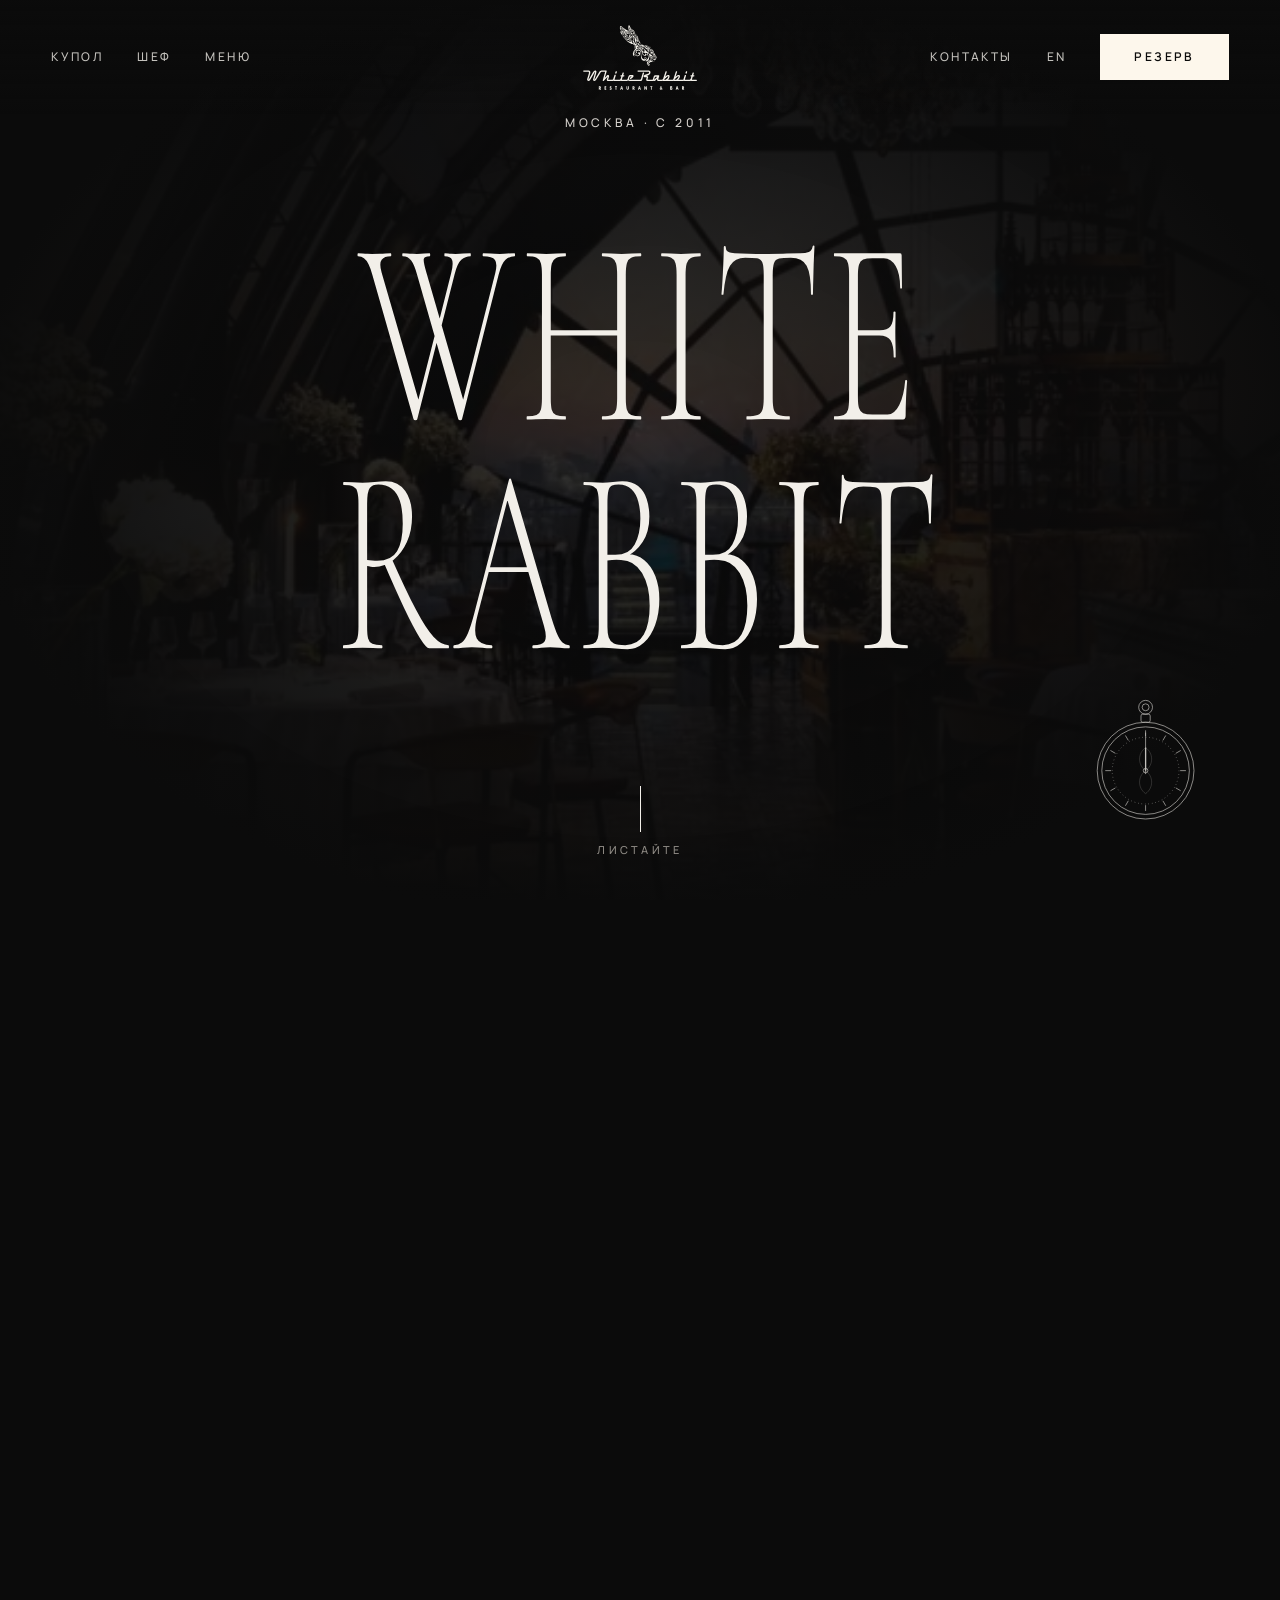
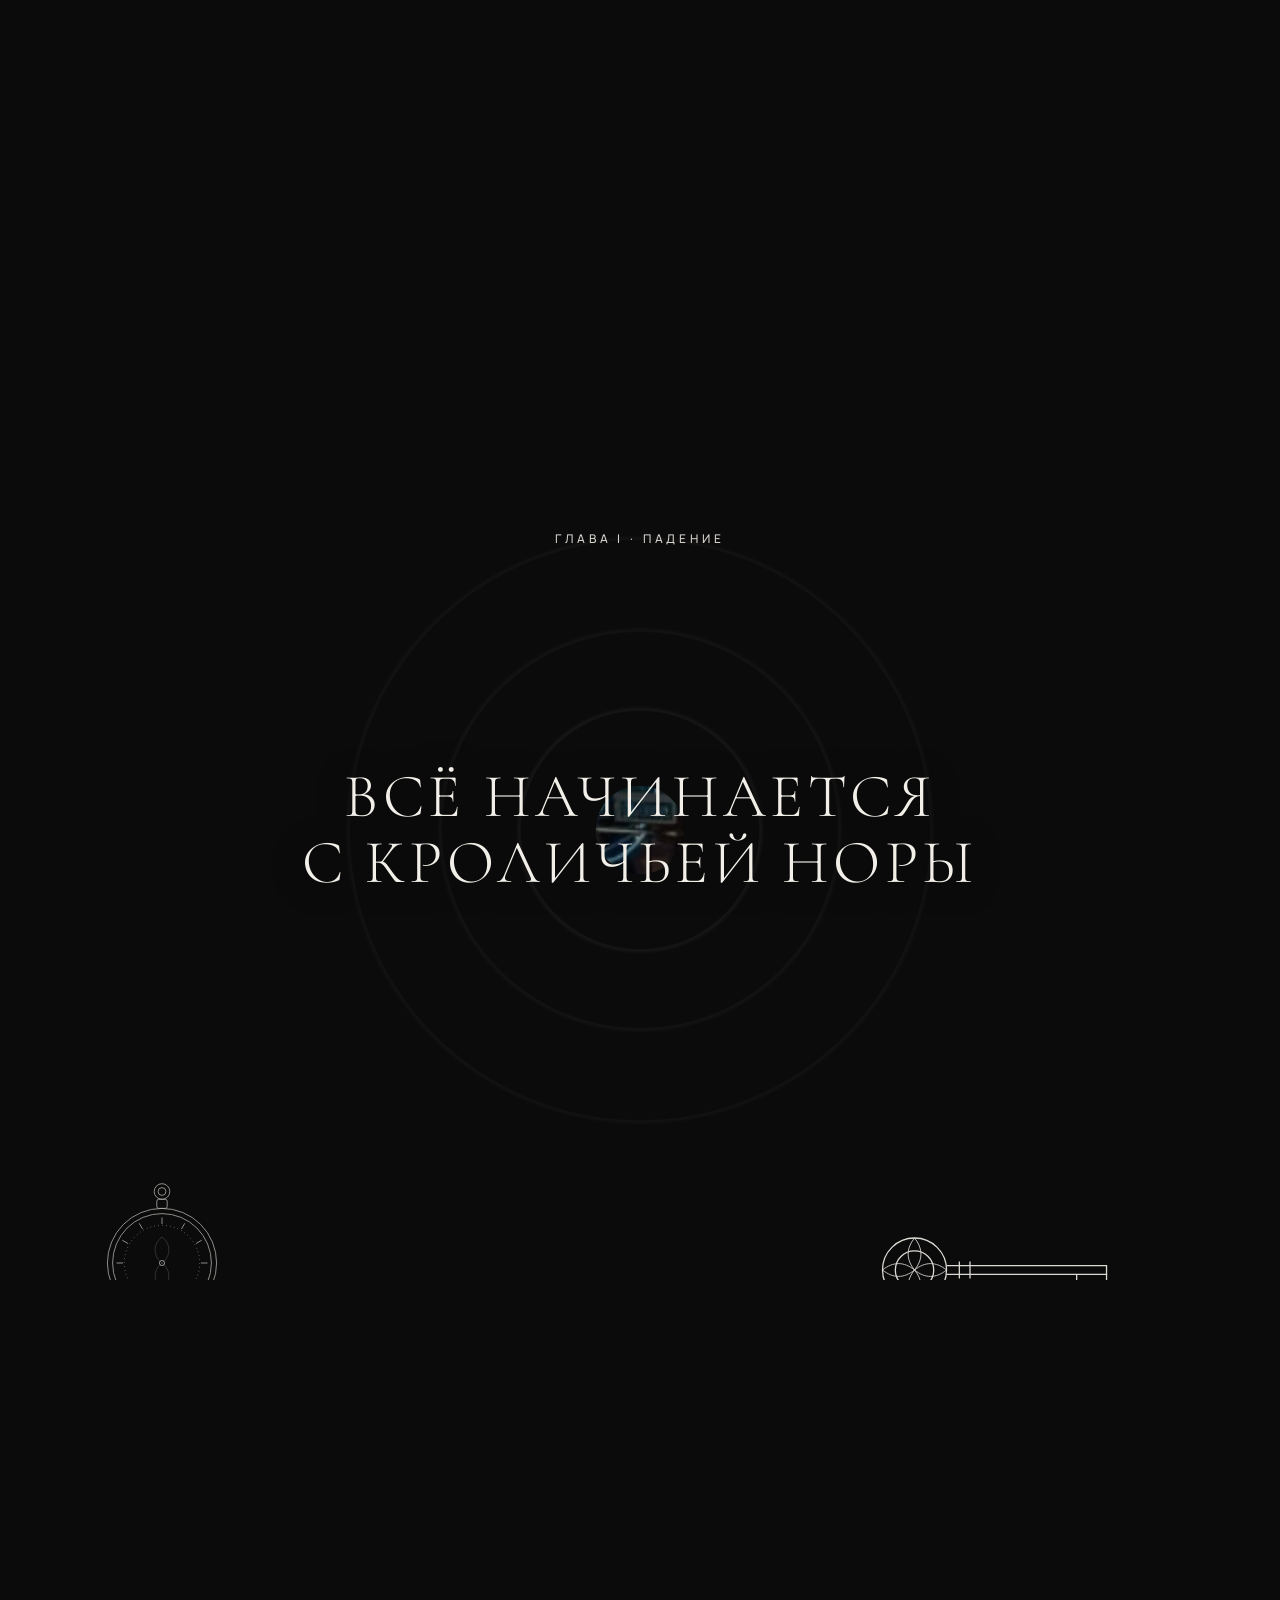
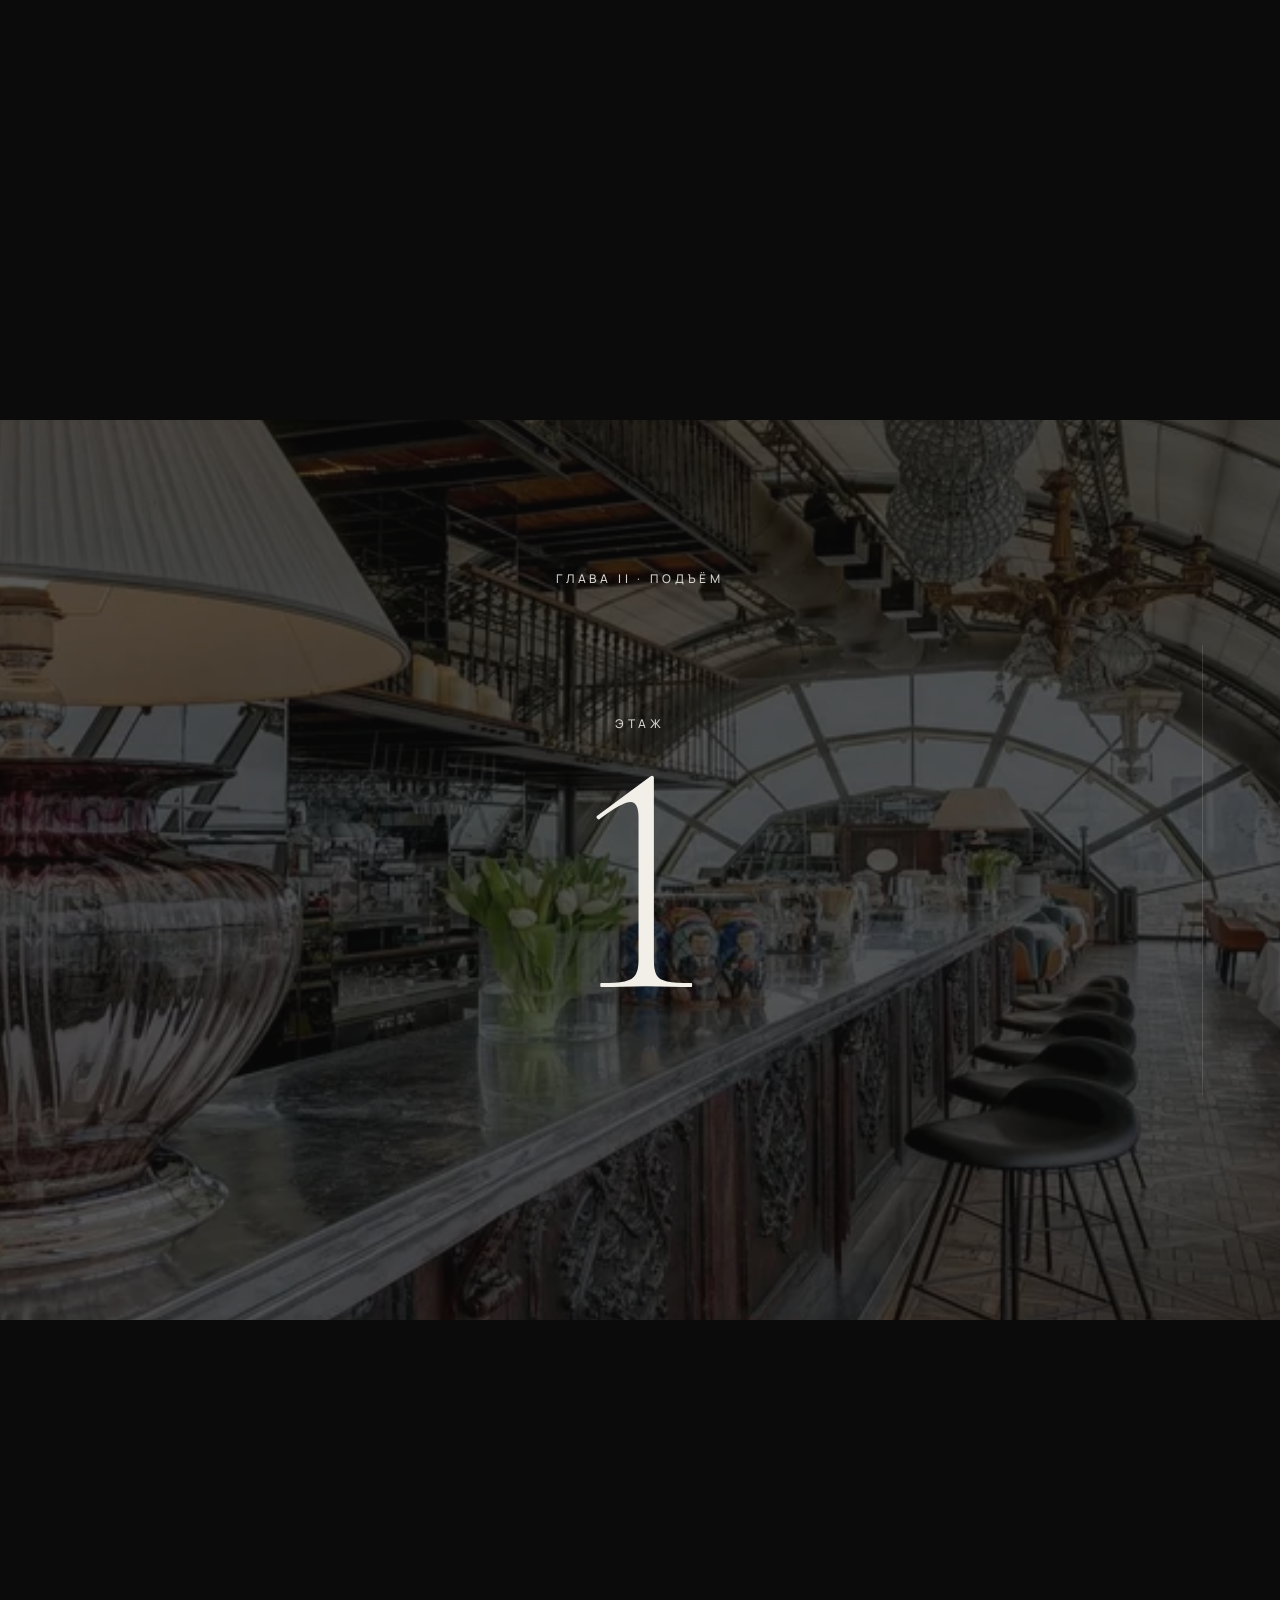
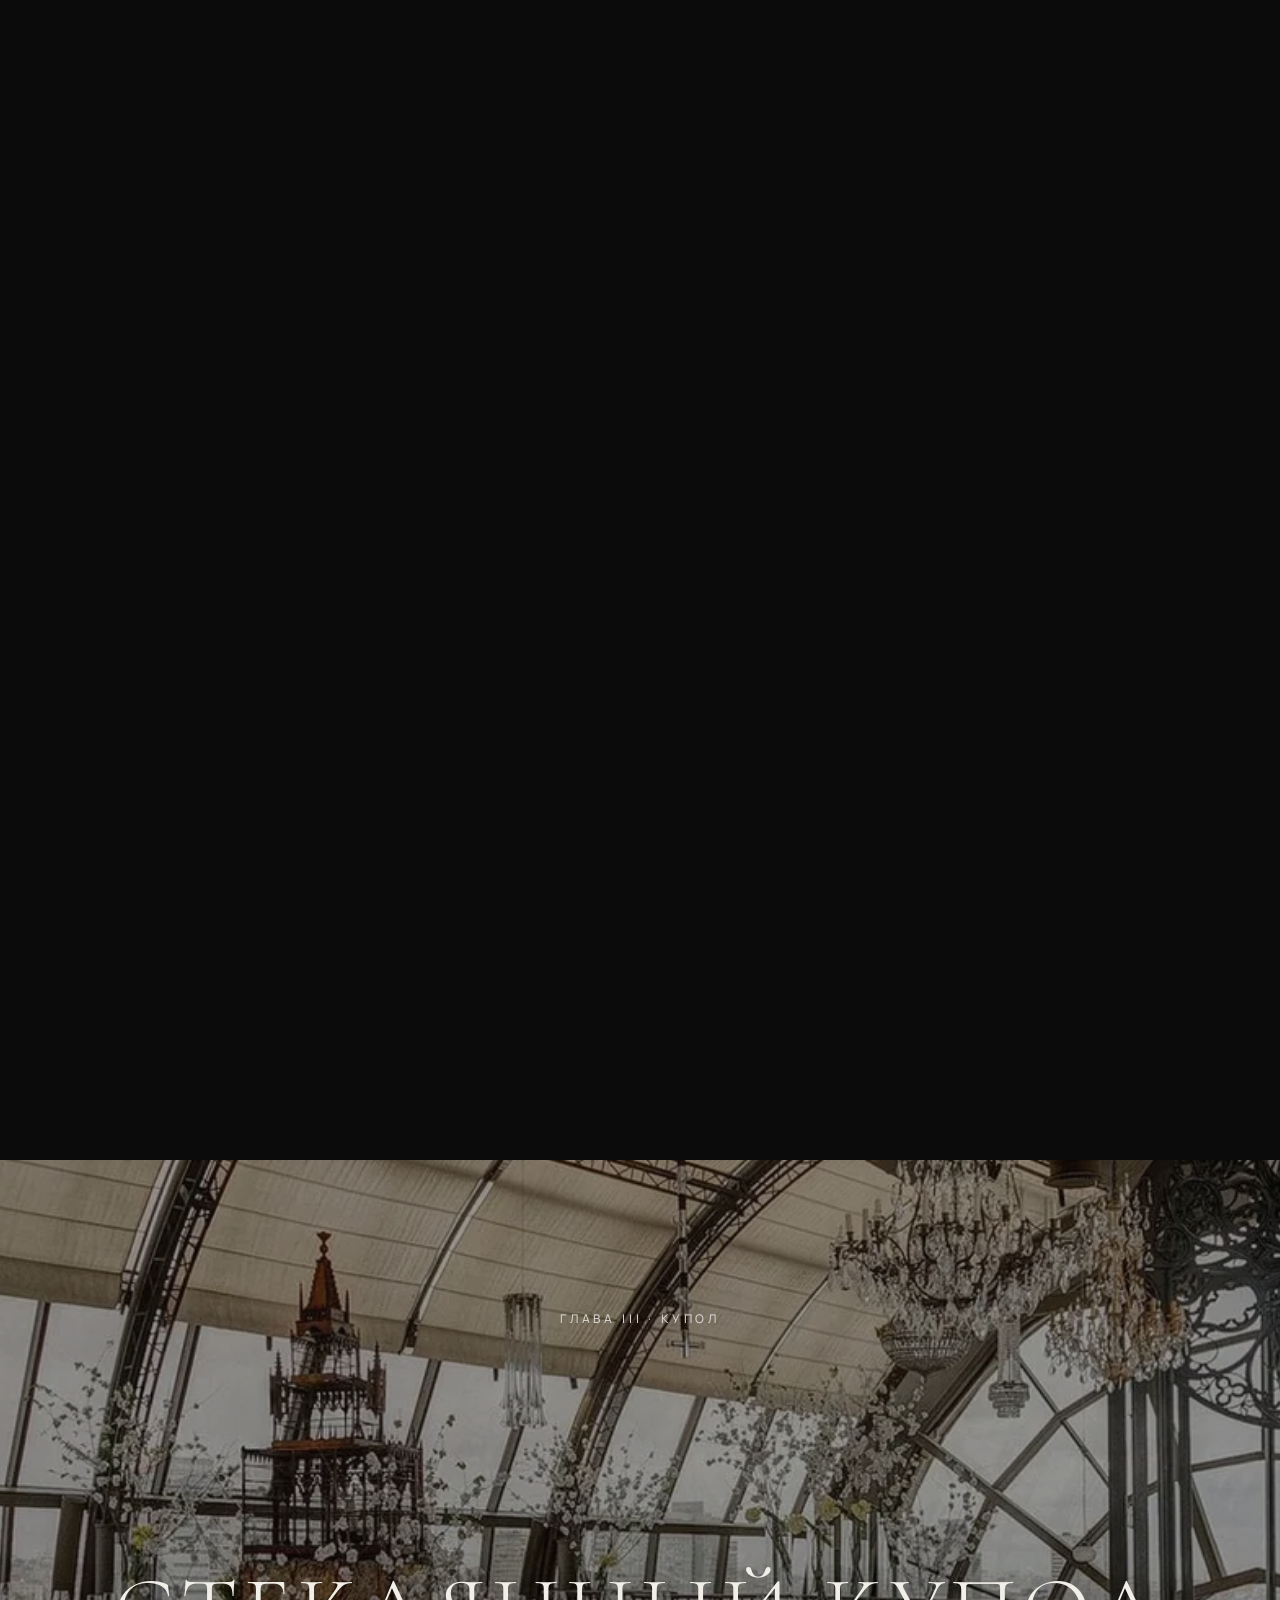
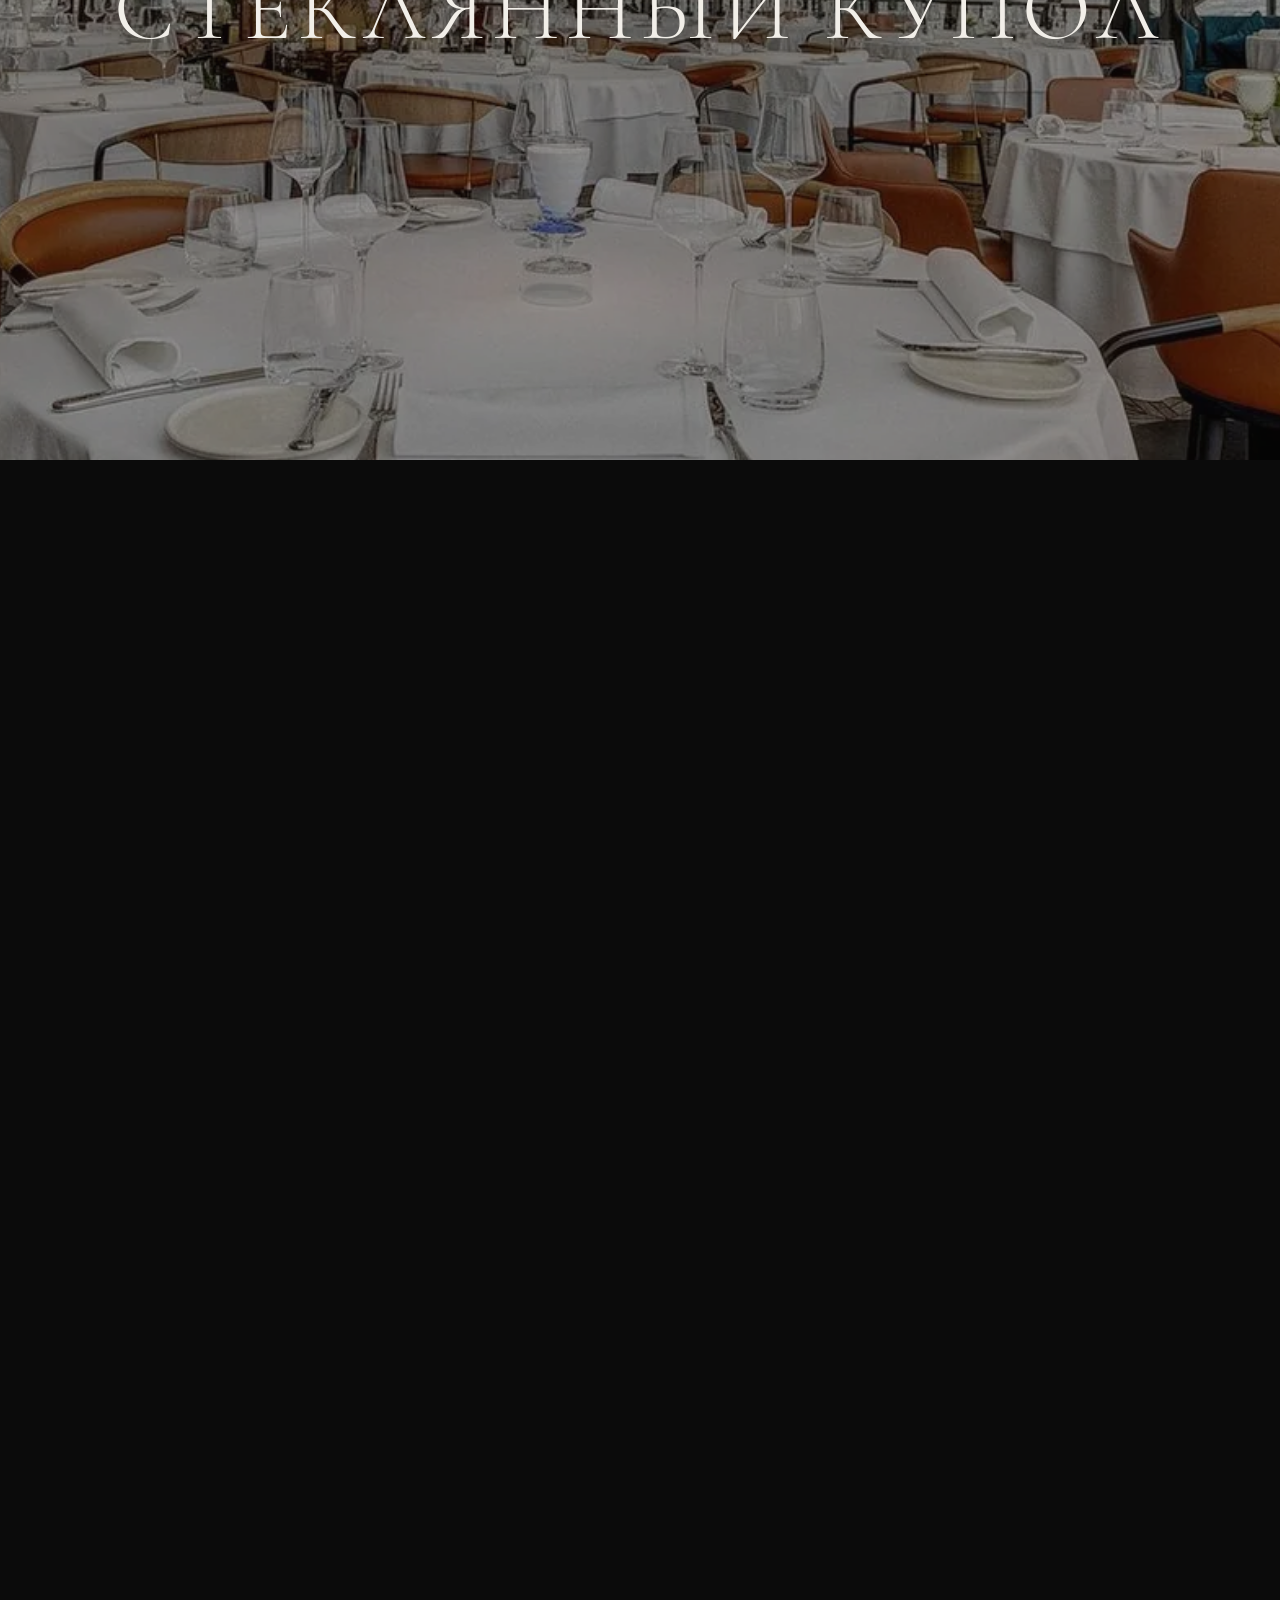
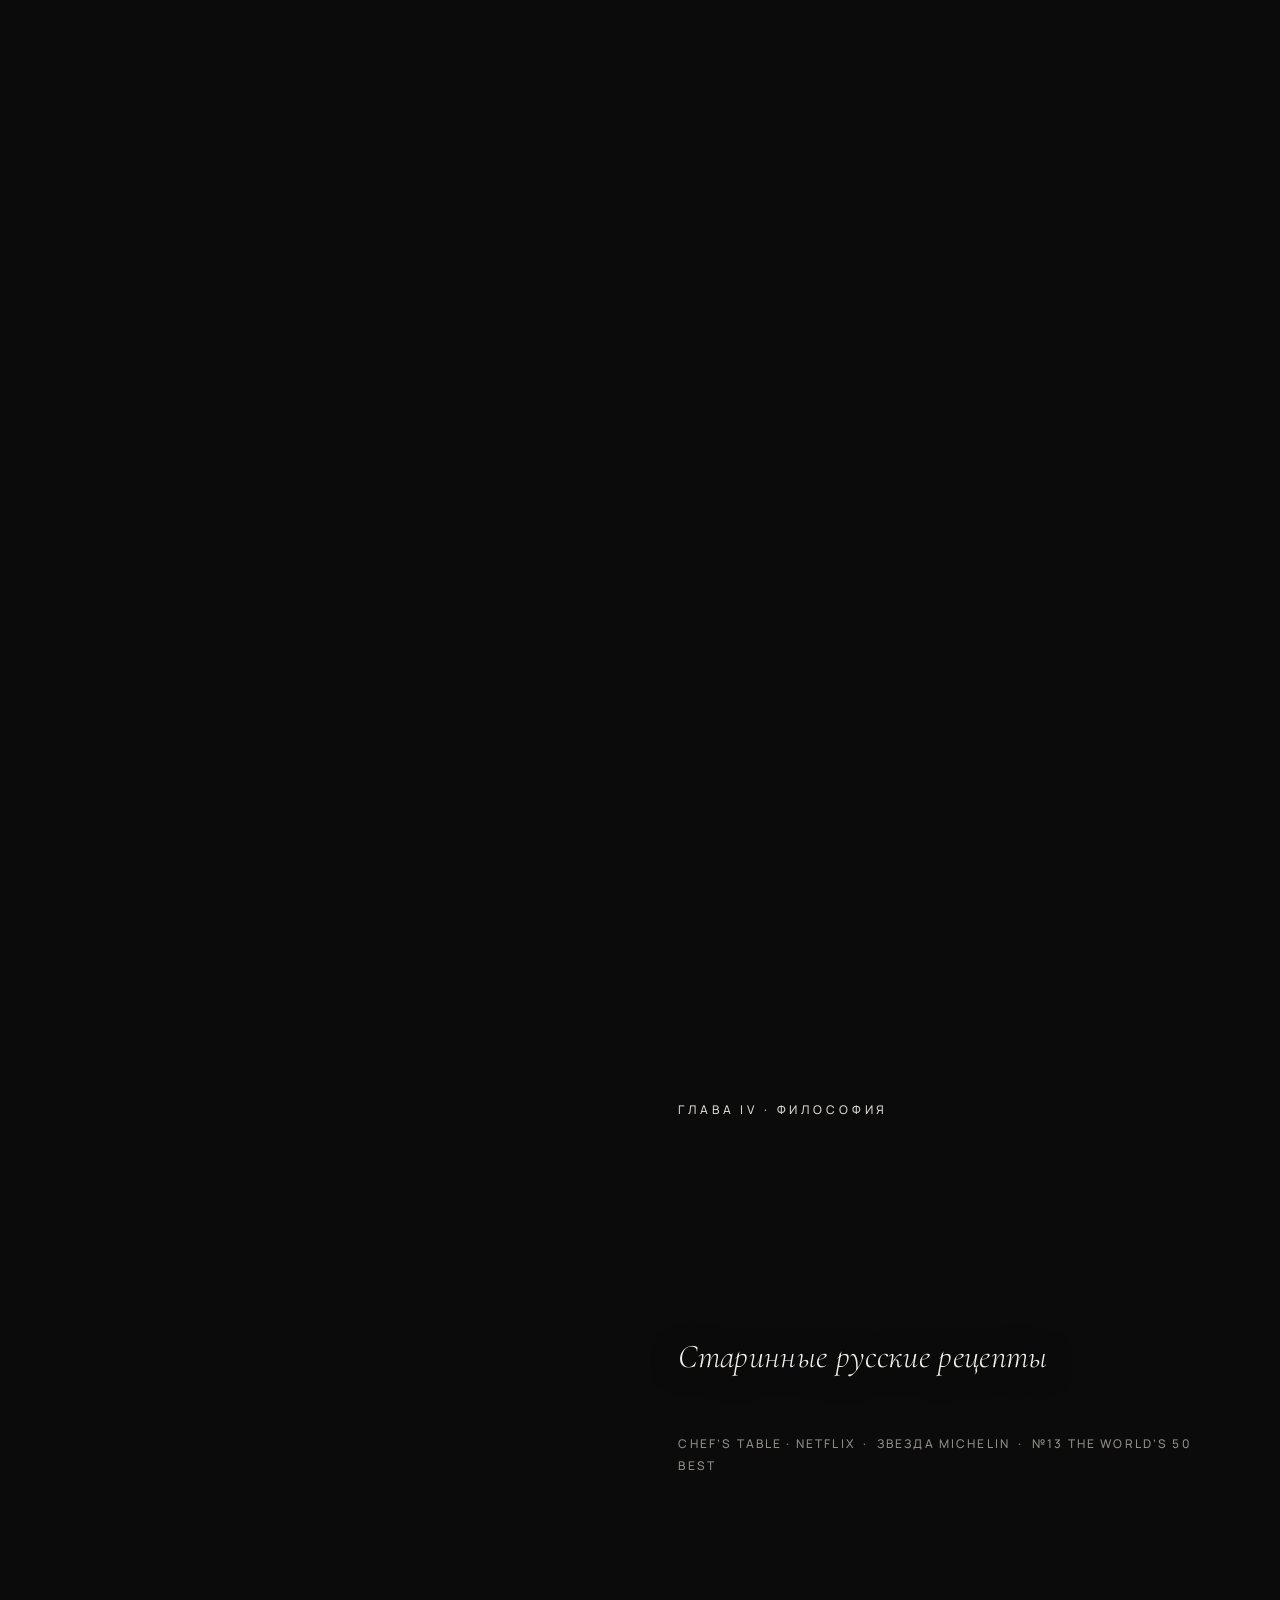
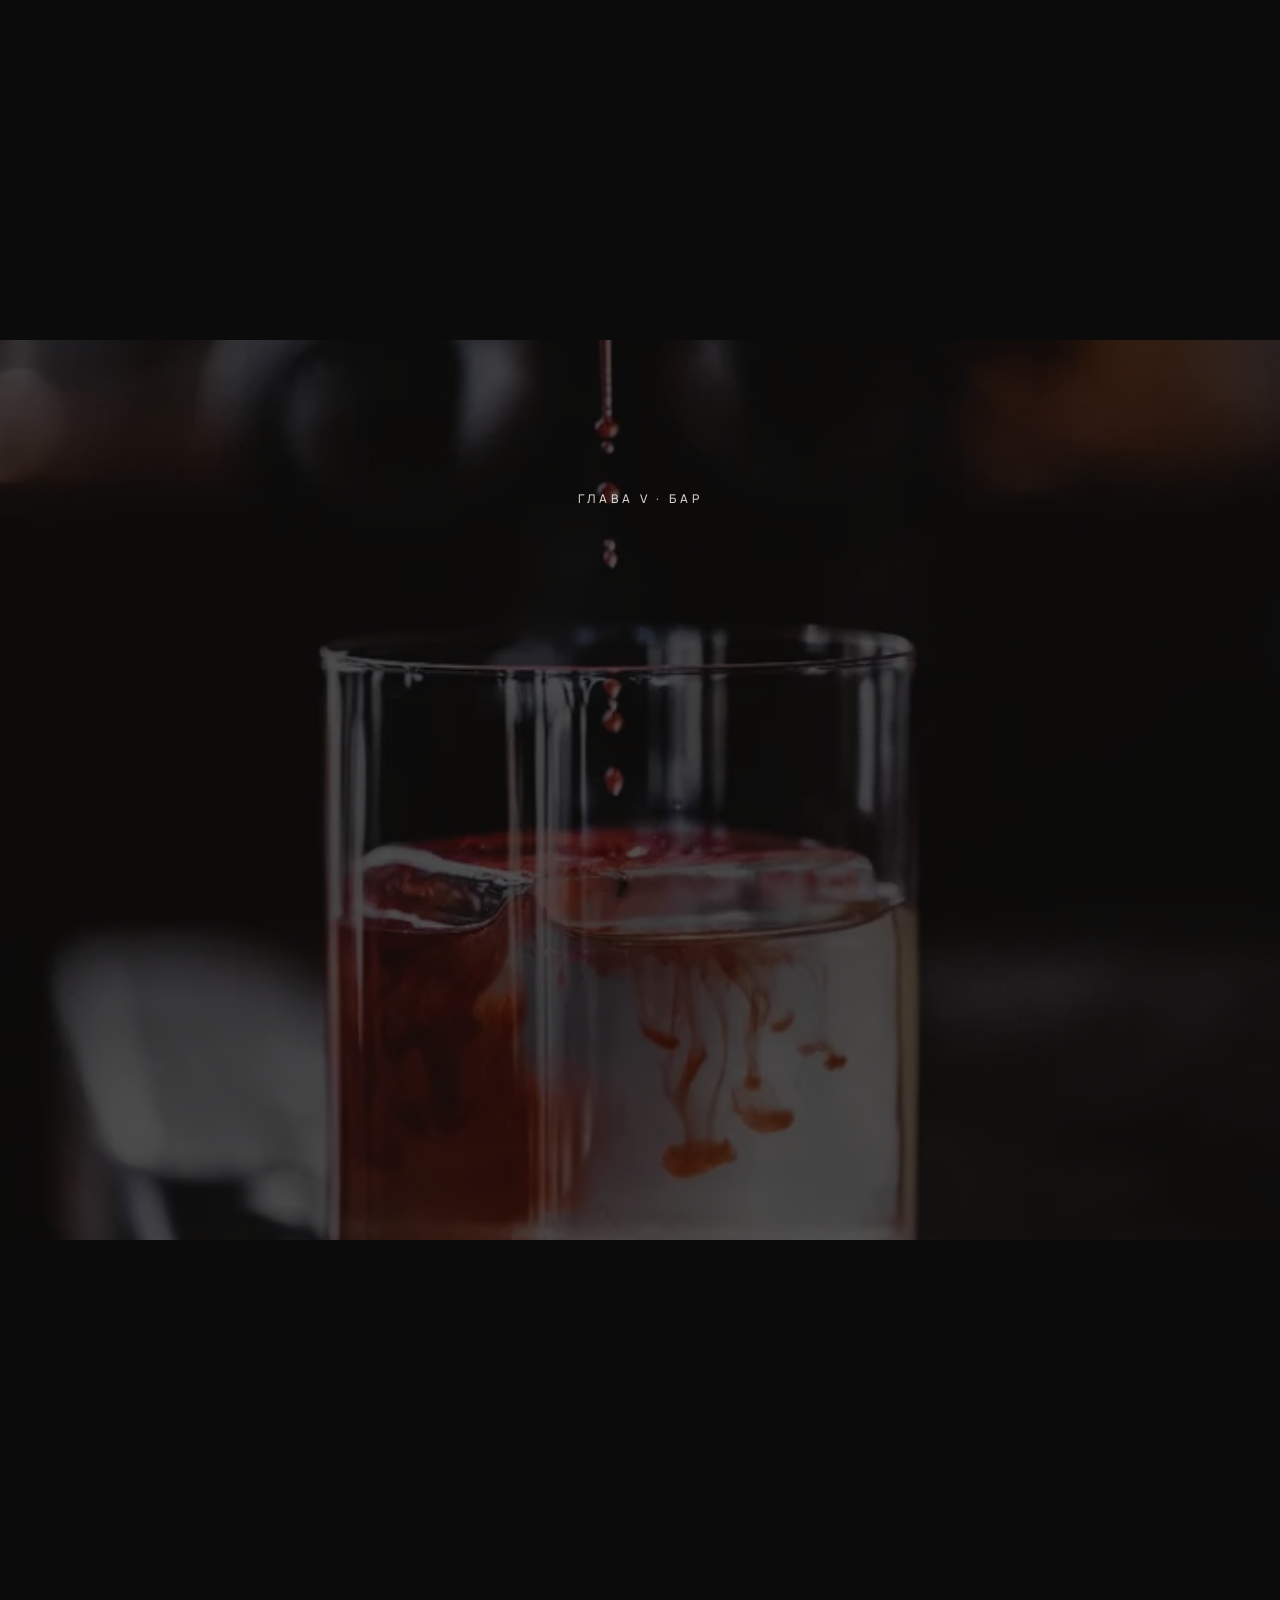
<file: index.html>
<!doctype html>
<html lang="ru">
<head>
  <meta name="robots" content="noindex, nofollow">
<meta charset="utf-8"><meta name="robots" content="noindex,nofollow"><meta name="viewport" content="width=device-width,initial-scale=1">
<title>White Rabbit — история ресторана под стеклянным куполом · Москва</title>
<meta name="description" content="Следуйте за белым кроликом: 16 этаж над Смоленской площадью, стеклянный купол, кухня Владимира Мухина. Резерв: +7 495 510-51-01.">
<meta property="og:title" content="White Rabbit — следуйте за белым кроликом"><meta property="og:image" content="assets/hero.webp">
<link rel="icon" href="assets/favicon.png">
<link rel="preconnect" href="https://fonts.gstatic.com" crossorigin>
<link href="https://fonts.googleapis.com/css2?family=Cormorant+Garamond:ital,wght@0,300;0,400;1,300&family=Manrope:wght@400;500;600&display=swap" rel="stylesheet">
<link rel="stylesheet" href="styles.css">
<link rel="stylesheet" href="alice.css">
<script type="application/ld+json">{"@context":"https://schema.org","@type":"Restaurant","name":"White Rabbit","servesCuisine":"Современная русская","telephone":"+7 495 510-51-01","address":{"@type":"PostalAddress","streetAddress":"Смоленская площадь, 3, 16 этаж","addressLocality":"Москва"},"openingHours":"Mo-Su 12:00-24:00","acceptsReservations":true}</script>
</head>
<body>
<svg width="0" height="0" style="position:absolute" aria-hidden="true"><defs>
<symbol id="i-watch" viewBox="0 0 200 240"><g fill="none" stroke="currentColor" stroke-width="1.2"><circle cx="100" cy="30" r="12"/><circle cx="100" cy="30" r="6"/><rect x="92" y="42" width="16" height="14" rx="3"/><circle cx="100" cy="140" r="84"/><circle cx="100" cy="140" r="76"/><circle cx="100" cy="140" r="58" stroke-dasharray="1 5.07"/><path d="M100 70v10M100 200v10M30 140h10M160 140h10M65 79l5 8.6M135 79l-5 8.6M65 201l5-8.6M135 201l-5-8.6M39 105l8.6 5M161 105l-8.6 5M39 175l8.6-5M161 175l-8.6-5"/><path d="M100 100c-14 10-14 30 0 40c14-10 14-30 0-40zM100 180c-14-10-14-30 0-40c14 10 14 30 0 40z" stroke-width=".7" opacity=".5"/><circle cx="100" cy="140" r="4"/></g></symbol>
<symbol id="i-key" viewBox="0 0 240 90"><g fill="none" stroke="currentColor" stroke-width="1.2"><circle cx="38" cy="45" r="30"/><circle cx="38" cy="45" r="18"/><path d="M38 15c8 10 8 20 0 30c-8-10-8-20 0-30zM38 75c8-10 8-20 0-30c-8 10-8 20 0 30zM8 45c10-8 20-8 30 0c-10 8-20 8-30 0zM68 45c-10-8-20-8-30 0c10 8 20 8 30 0z" stroke-width=".8"/><path d="M68 41h150v8H68M80 37v16M90 37v16"/><path d="M190 49v18h10V57h8v14h10V49"/></g></symbol>
<symbol id="i-cup" viewBox="0 0 220 150"><g fill="none" stroke="currentColor" stroke-width="1.2"><path d="M40 40h120c0 50-22 80-60 80S40 90 40 40z"/><ellipse cx="100" cy="40" rx="60" ry="9"/><path d="M160 55c26-6 34 26 6 36c-6 2-12 2-16 1"/><ellipse cx="100" cy="128" rx="90" ry="14"/><ellipse cx="100" cy="126" rx="40" ry="5"/><path d="M60 70q40 18 80 0M66 88q34 14 68 0" stroke-width=".7" stroke-dasharray="2 4"/><path d="M90 30c-6-10 6-14 0-24M108 30c-6-10 6-14 0-24" stroke-width=".7" opacity=".6"/></g></symbol>
<symbol id="i-card" viewBox="0 0 120 170"><g fill="none" stroke="currentColor" stroke-width="1.1"><rect x="2" y="2" width="116" height="166" rx="8"/><rect x="10" y="10" width="100" height="150" rx="4" stroke-width=".6"/><path d="M60 62c-14-18-34 0-14 18l14 14 14-14c20-18 0-36-14-18z"/><text x="16" y="30" fill="currentColor" stroke="none" font-family="Cormorant Garamond,serif" font-size="18">Q</text></g></symbol>
<symbol id="i-hat" viewBox="0 0 200 150"><g fill="none" stroke="currentColor" stroke-width="1.2"><path d="M60 20h80l-8 100H68z"/><ellipse cx="100" cy="20" rx="40" ry="7"/><path d="M68 100h64M70 88h60" /><ellipse cx="100" cy="122" rx="92" ry="16"/><rect x="118" y="92" width="20" height="14" transform="rotate(-8 128 99)" stroke-width=".8"/></g></symbol>
<symbol id="i-bottle" viewBox="0 0 120 300"><g fill="none" stroke="currentColor" stroke-width="1.2"><path d="M48 10h24v14h-24zM50 24v50c0 14-30 26-30 56v150c0 8 6 14 14 14h52c8 0 14-6 14-14V130c0-30-30-42-30-56V24"/><path d="M28 170h64v70H28z" stroke-width=".8"/><path d="M60 74c-4 20 30 30 30 50" stroke-width=".6" opacity=".5"/><path d="M80 120l26-22" stroke-width=".8"/><rect x="96" y="70" width="22" height="34" rx="2" transform="rotate(-38 107 87)" stroke-width=".8"/></g></symbol>
<symbol id="i-cake" viewBox="0 0 200 160"><g fill="none" stroke="currentColor" stroke-width="1.2"><ellipse cx="100" cy="130" rx="90" ry="16"/><path d="M40 70v50c0 10 120 10 120 0V70"/><ellipse cx="100" cy="70" rx="60" ry="12"/><path d="M40 95q15 10 30 0t30 0 30 0 30 0" stroke-width=".7"/><path d="M100 58V30" stroke-width=".8"/><path d="M100 30c-6-8 0-16 0-20c0 4 6 12 0 20z" stroke-width=".8"/></g></symbol>
<symbol id="ornament" viewBox="0 0 120 170"><g fill="none" stroke="currentColor" stroke-width=".8"><rect x="2" y="2" width="116" height="166" rx="8" stroke-width="1.1"/><rect x="10" y="10" width="100" height="150" rx="4"/><path d="M60 20c20 20 20 45 0 65c-20-20-20-45 0-65zM60 150c20-20 20-45 0-65c-20 20-20 45 0 65zM20 85c20-20 45-20 80 0c-35 20-60 20-80 0z"/><circle cx="60" cy="85" r="10"/><circle cx="60" cy="85" r="4"/></g></symbol>
</defs></svg>
<div class="progress"><i></i></div>
<header class="hdr">
  <nav class="nav"><a href="#dome">Купол</a><a href="#chef">Шеф</a><a href="https://wrf.su/WR_MENU_MAIN.pdf">Меню</a></nav>
  <a class="logo" href="#top" aria-label="White Rabbit"><img src="assets/logo.svg" alt="White Rabbit"></a>
  <nav class="nav nav-r"><a href="#final">Контакты</a><a href="#">EN</a><a class="res" href="#final">Резерв</a></nav>
</header>

<main id="top">
<!-- I. Вход -->
<section class="scene s1" data-scene style="--h:220vh">
  <div class="stick">
    <img class="s1-bg" src="assets/g1.webp" alt="" aria-hidden="true">
    <p class="kicker">Москва · с 2011</p>
    <h1 class="stretch"><span>White</span><span>Rabbit</span></h1>
    <p class="s1-sub">Следуйте за белым кроликом. Он, как всегда, опаздывает</p>
    <svg class="s1-watch" aria-hidden="true" viewBox="0 0 200 240"><use href="#i-watch"/><g class="hh"><path d="M100 140V100" stroke="currentColor" stroke-width="2.2"/></g><g class="mh"><path d="M100 146V74" stroke="currentColor" stroke-width="1.2"/></g></svg>
    <div class="hint"><span></span>листайте</div>
  </div>
</section>

<!-- II. Нора -->
<section class="scene s2" data-scene data-phrases style="--h:360vh">
  <div class="stick">
    <div class="hole"><img src="assets/night.webp" alt="Вечерний зал White Rabbit"></div>
    <div class="fall" aria-hidden="true"><svg class="obj" style="--x:8vw;--y0:0.9;--z:1.6;--r:-40;--w:120px"><use href="#i-watch"/></svg><svg class="obj" style="--x:72vw;--y0:.9;--z:2.2;--r:90;--w:160px"><use href="#i-key"/></svg><svg class="obj" style="--x:22vw;--y0:1.1;--z:1.0;--r:-30;--w:220px"><use href="#i-cup"/></svg><svg class="obj" style="--x:82vw;--y0:2.2;--z:0.7;--r:200;--w:90px"><use href="#i-card"/></svg><svg class="obj" style="--x:60vw;--y0:2.6;--z:0.9;--r:25;--w:180px"><use href="#i-hat"/></svg><svg class="obj" style="--x:12vw;--y0:2.9;--z:1.4;--r:-160;--w:80px"><use href="#i-card"/></svg><svg class="obj" style="--x:40vw;--y0:3.4;--z:0.6;--r:140;--w:110px"><use href="#i-key"/></svg><svg class="obj" style="--x:78vw;--y0:3.7;--z:1.1;--r:60;--w:140px"><use href="#i-watch"/></svg><svg class="obj" style="--x:55vw;--y0:4.1;--z:1.8;--r:-70;--w:170px"><use href="#i-cup"/></svg><svg class="obj" style="--x:30vw;--y0:4.5;--z:1.2;--r:300;--w:70px"><use href="#i-card"/></svg></div>
    <p class="chapter">Глава I · Падение</p>
    <div class="phr">
      <p>Всё начинается<br>с кроличьей норы</p>
      <p>Падать — недолго.<br>Шестнадцать этажей</p>
      <p>Только эта нора<br>ведёт не вниз</p>
      <p>а вверх</p>
    </div>
  </div>
</section>

<!-- III. Подъём -->
<section class="scene s3" data-scene style="--h:260vh">
  <div class="stick">
    <img class="s3-bg" src="assets/g5.webp" alt="" aria-hidden="true">
    <p class="chapter">Глава II · Подъём</p>
    <div class="floor"><small>этаж</small><b id="floor">1</b></div>
    <div class="shaft"><i></i></div>
    <p class="s3-addr">Смоленская площадь, 3<br><em>над крышами Арбата</em></p>
  </div>
</section>

<!-- IV. Купол -->
<section class="scene s4" id="dome" data-scene data-phrases style="--h:320vh">
  <div class="stick">
    <img class="s4-a" src="assets/dome.webp" alt="Стеклянный купол White Rabbit">
    <img class="s4-b" src="assets/hero.webp" alt="Зал под куполом с видом на Москву">
    <p class="chapter">Глава III · Купол</p>
    <div class="phr big">
      <p>Стеклянный купол</p>
      <p>Сад под небом</p>
      <p>Москва — на ладони</p>
    </div>
  </div>
</section>

<!-- V. Шеф -->
<section class="scene s5" id="chef" data-scene data-phrases style="--h:300vh">
  <div class="stick">
    <figure class="s5-img"><img src="assets/chef.webp" alt="Бренд-шеф Владимир Мухин"></figure>
    <div class="s5-txt">
      <p class="chapter">Глава IV · Философия</p>
      <h2>Владимир<br>Мухин</h2>
      <div class="phr small">
        <p>Старинные русские рецепты</p>
        <p>Современные техники</p>
        <p>Продукты фермеров и собирателей</p>
        <p>И немного современного искусства</p>
      </div>
      <p class="s5-note">Chef’s Table · Netflix &nbsp;·&nbsp; звезда MICHELIN &nbsp;·&nbsp; №13 The World’s 50 Best</p>
    </div>
  </div>
</section>

<!-- Выпей меня / Съешь меня -->
<section class="scene s7" data-scene style="--h:340vh">
  <div class="stick">
    <div class="room"><img class="room-a" src="assets/g4.webp" alt="Коктейль в баре White Rabbit"><img class="room-b" src="assets/hall.webp" alt="Зал White Rabbit"></div>
    <p class="chapter">Глава V · Бар</p>
    <div class="tag tag-a"><svg class="ico"><use href="#i-bottle"/></svg><b>Выпей меня</b><span>Коктейль «Золотая миля» · 1 300 ₽<br>и винная карта, которой не тесно под куполом</span></div>
    <div class="tag tag-b"><svg class="ico"><use href="#i-cake"/></svg><b>Съешь меня</b><span>Брусничный пирог с мороженым<br>из топлёного творога · 1 050 ₽</span></div>
  </div>
</section>

<!-- VI. Золотая осень -->
<section class="scene s6" data-scene style="--h:420vh">
  <div class="stick">
    <div class="s6-head"><p class="chapter">Глава VI · Сезон</p><h2>Золотая осень</h2><p class="s6-sub">дегустационный сет шефа · десять карт, десять подач</p></div>
    <div class="track">
      <article class="pc" style="--i:0"><div class="pc-in"><div class="face back"><svg><use href="#ornament"/></svg></div><div class="face front"><i>A<br>♥</i><h3>Картофельные пирожки с салом и грибным узваром</h3><i class="br">A<br>♥</i></div></div></article>
      <article class="pc" style="--i:1"><div class="pc-in"><div class="face back"><svg><use href="#ornament"/></svg></div><div class="face front"><i>2<br>♠</i><h3>Морской ёж, морковь и топинамбур</h3><i class="br">2<br>♠</i></div></div></article>
      <article class="pc" style="--i:2"><div class="pc-in"><div class="face back"><svg><use href="#ornament"/></svg></div><div class="face front"><i>3<br>♦</i><h3>Сладкие креветки с мандаринами, авокадо и осетровой икрой</h3><i class="br">3<br>♦</i></div></div></article>
      <article class="pc" style="--i:3"><div class="pc-in"><div class="face back"><svg><use href="#ornament"/></svg></div><div class="face front"><i>4<br>♣</i><h3>Дальневосточный гребешок с красникой</h3><i class="br">4<br>♣</i></div></div></article>
      <article class="pc" style="--i:4"><div class="pc-in"><div class="face back"><svg><use href="#ornament"/></svg></div><div class="face front"><i>5<br>♥</i><h3>Эскалоп из фуа-гра с боровиками и чёрным трюфелем</h3><i class="br">5<br>♥</i></div></div></article>
      <article class="pc" style="--i:5"><div class="pc-in"><div class="face back"><svg><use href="#ornament"/></svg></div><div class="face front"><i>6<br>♠</i><h3>Камчатский краб с кизилом и соусом из рябины</h3><i class="br">6<br>♠</i></div></div></article>
      <article class="pc" style="--i:6"><div class="pc-in"><div class="face back"><svg><use href="#ornament"/></svg></div><div class="face front"><i>7<br>♦</i><h3>Копчёное ребро с брусникой</h3><i class="br">7<br>♦</i></div></div></article>
      <article class="pc" style="--i:7"><div class="pc-in"><div class="face back"><svg><use href="#ornament"/></svg></div><div class="face front"><i>8<br>♣</i><h3>Ряженка с хурмой и мороженым из белого трюфеля</h3><i class="br">8<br>♣</i></div></div></article>
      <article class="pc" style="--i:8"><div class="pc-in"><div class="face back"><svg><use href="#ornament"/></svg></div><div class="face front"><i>9<br>♥</i><h3>Пористое мороженое</h3><i class="br">9<br>♥</i></div></div></article>
      <article class="pc" style="--i:9"><div class="pc-in"><div class="face back"><svg><use href="#ornament"/></svg></div><div class="face front"><i>10<br>♠</i><h3>Облепиховый жемчуг</h3><i class="br">10<br>♠</i></div></div></article>
      <article class="end"><p>17 500 ₽</p><small>винное сопровождение — 9 800 ₽</small><a href="https://wrf.su/WR_MENU_MAIN.pdf">Всё меню (PDF)</a></article>
    </div>
  </div>
</section>

<!-- VII. Приглашение -->
<section class="final" id="final">
  <img class="final-bg" src="assets/g3.webp" alt="" aria-hidden="true" loading="lazy">
  <div class="final-in reveal">
    <svg class="pw" aria-hidden="true" viewBox="0 0 200 240"><use href="#i-watch"/><g class="hh"><path d="M100 140V100" stroke="currentColor" stroke-width="2.2"/></g><g class="mh"><path d="M100 146V74" stroke="currentColor" stroke-width="1.2"/></g></svg>
    <p class="chapter">Эпилог · Не опоздайте</p>
    <h2 class="shrink">Вас ждут<br>под куполом</h2>
    <p class="final-sub">Ежедневно с 12:00 до полуночи</p>
    <a class="btn" href="#" data-remarked="125020">Резерв</a>
    <div class="final-c">
      <a href="https://yandex.ru/maps/?text=Москва, Смоленская площадь, 3">Смоленская пл., 3, 16 этаж ↗</a>
      <a href="tel:+74955105101">+7 495 510-51-01</a>
      <a href="https://t.me/WhiteRabbit_MSK_bot">Telegram</a>
      <a href="https://wa.me/+79672282475">WhatsApp</a>
    </div>
    <p class="final-more"><a href="#">Банкеты</a> · <a href="#">Подарочная карта</a> · <a href="#">Афиша</a> · <a href="https://wrf.su/shema_prohoda_WR.pdf">Схема прохода</a></p>
  </div>
  <footer class="ftr">С любовью, White Rabbit · 18+ · <a href="#">Политика конфиденциальности</a></footer>
</section>
</main>

<a class="m-res" href="#final">Резерв</a>
<script src="app.js"></script>
</body>
</html>
</file>
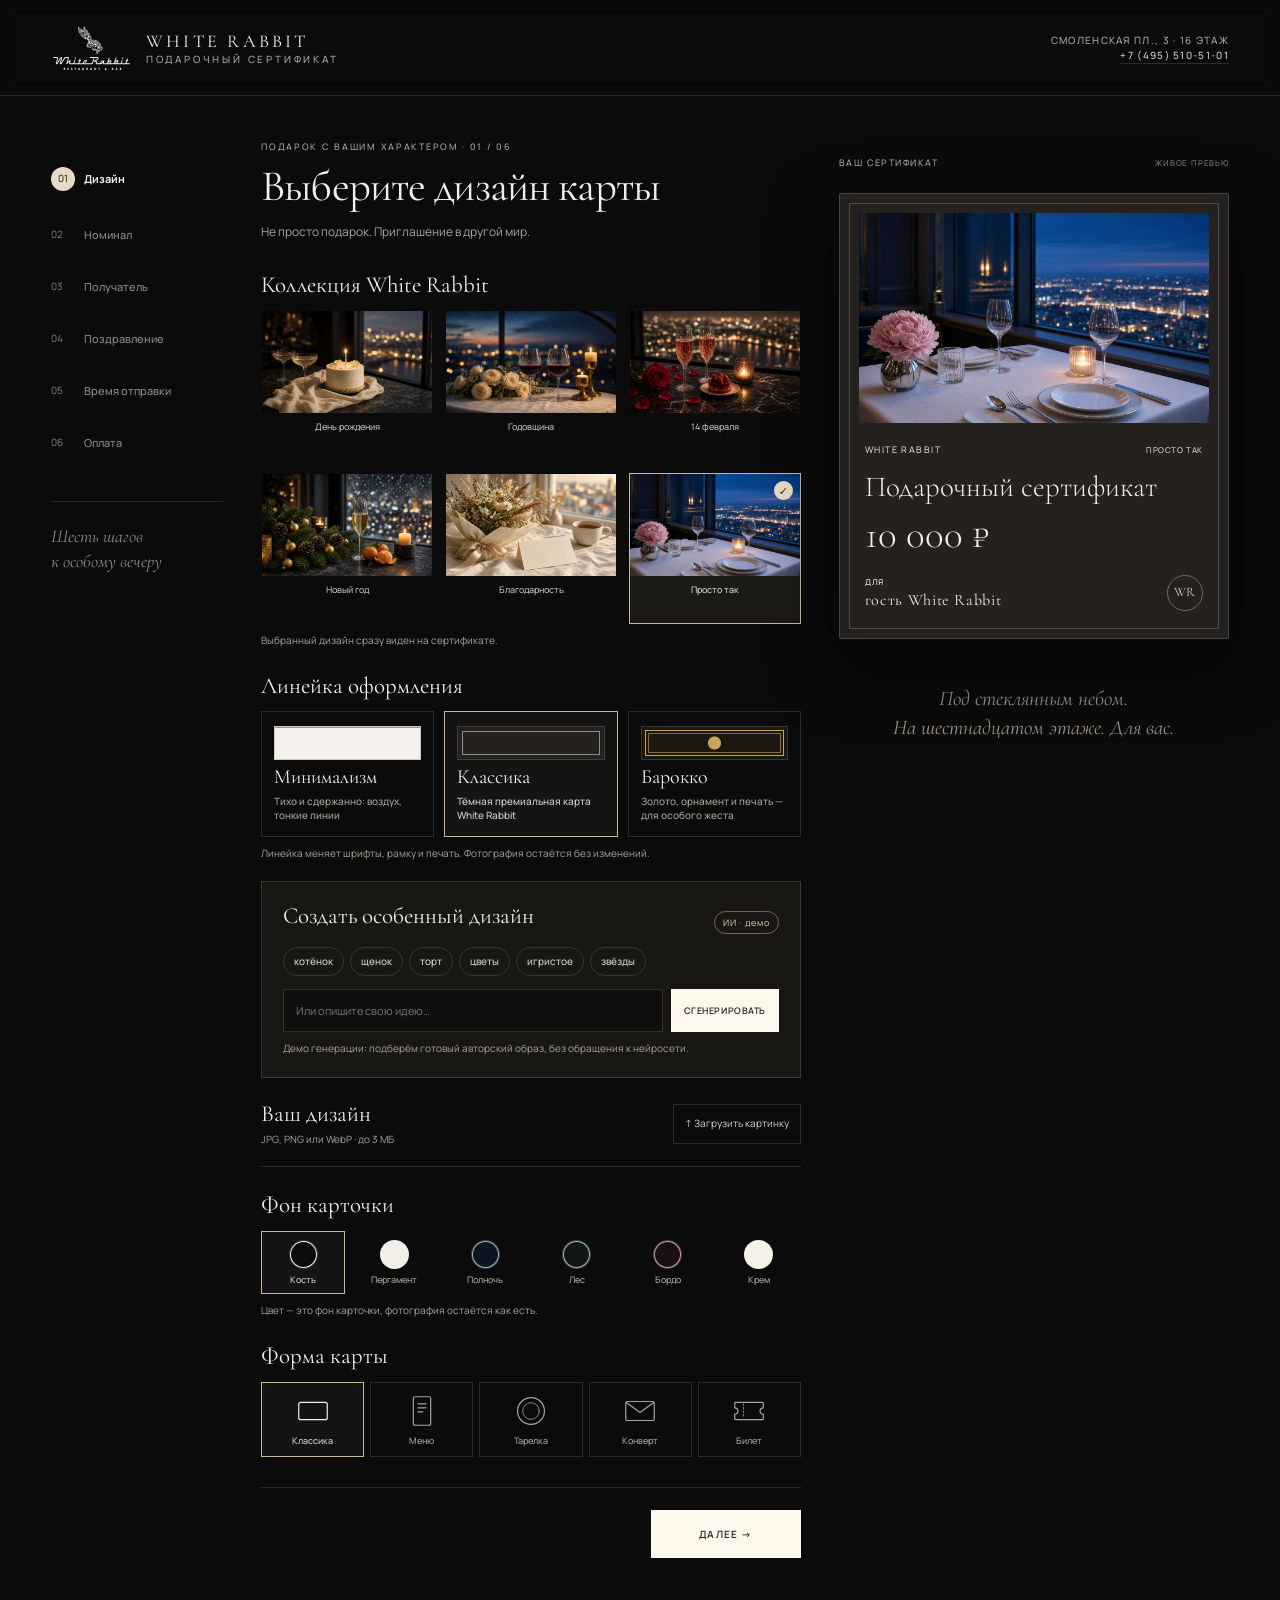
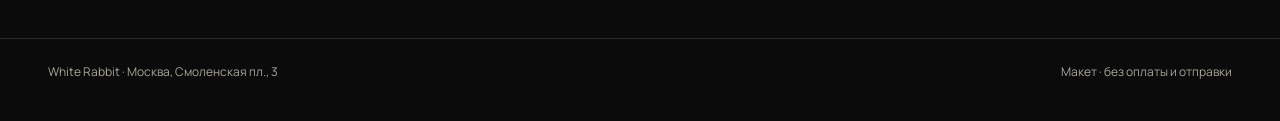
<file: wr-cert-9k2m/index.html>
<!doctype html>
<html lang="ru">
<head>
  <meta charset="utf-8">
  <meta name="viewport" content="width=device-width,initial-scale=1">
  <meta name="robots" content="noindex,nofollow">
  <title>Подарочный сертификат — White Rabbit</title>
  <link rel="icon" href="assets/favicon.png">
  <link rel="preconnect" href="https://fonts.googleapis.com">
  <link rel="preconnect" href="https://fonts.gstatic.com" crossorigin>
  <link href="https://fonts.googleapis.com/css2?family=Cormorant+Garamond:ital,wght@0,300;0,400;0,500;1,300;1,400&family=Manrope:wght@400;500;600;700&display=swap" rel="stylesheet">
  <link rel="stylesheet" href="css/widget.css">
</head>
<body>  <header class="hdr">
    <div class="brand">
      <img src="assets/logo.svg" alt="White Rabbit">
      <div class="brand-txt">
        <strong>White Rabbit</strong>
        <span>Подарочный сертификат</span>
      </div>
    </div>
    <div class="hdr-meta">
      Смоленская пл., 3 · 16 этаж<br>
      <a href="tel:+74955105101">+7 (495) 510-51-01</a>
    </div>
  </header>

<main id="main" class="wizard"><nav class="step-toolbar" aria-label="Этапы оформления"><button type="button" data-step="0" class="step-link"><span>01</span><b>Дизайн</b><i>✓</i></button><button type="button" data-step="1" class="step-link"><span>02</span><b>Номинал</b><i>✓</i></button><button type="button" data-step="2" class="step-link"><span>03</span><b>Получатель</b><i>✓</i></button><button type="button" data-step="3" class="step-link"><span>04</span><b>Поздравление</b><i>✓</i></button><button type="button" data-step="4" class="step-link"><span>05</span><b>Время отправки</b><i>✓</i></button><button type="button" data-step="5" class="step-link"><span>06</span><b>Оплата</b><i>✓</i></button><p class="toolbar-note">Шесть шагов<br>к особому вечеру</p></nav><div class="screen-column"><section class="wizard-screen" data-screen="0" hidden><p class="eyebrow">Подарок с вашим характером · 01 / 06</p><h1 tabindex="-1">Выберите дизайн карты</h1><p class="intro">Не просто подарок. Приглашение в другой мир.</p><div class="sub"><h2>Коллекция White Rabbit</h2><div class="cover-grid" id="templates"></div><p class="hint">Выбранный дизайн сразу виден на сертификате.</p></div>
<div class="sub"><h2>Линейка оформления</h2><div class="style-grid" id="styles" role="group" aria-label="Линейка оформления"></div><p class="hint">Линейка меняет шрифты, рамку и печать. Фотография остаётся без изменений.</p></div>
<div class="ai-block"><div class="section-row"><h2>Создать особенный дизайн</h2><span class="badge">ИИ · демо</span></div><div class="tags" id="ai-tags"></div><div class="generate-row"><label class="sr-only" for="ai-prompt">Опишите ваш дизайн</label><input id="ai-prompt" placeholder="Или опишите свою идею…" maxlength="160"><button class="btn" id="generate">Сгенерировать</button></div><p class="hint" id="ai-status" role="status">Демо генерации: подберём готовый авторский образ, без обращения к нейросети.</p></div>
<div class="upload-row"><div><h2>Ваш дизайн</h2><p class="hint">JPG, PNG или WebP · до 3 МБ</p></div><label class="upload-button" for="upload">↑ Загрузить картинку</label><input class="sr-only" id="upload" type="file" accept="image/jpeg,image/png,image/webp"><p id="upload-status" class="hint" role="status"></p></div>
<div class="sub"><h2>Фон карточки</h2>        <div class="color-grid" role="group" aria-label="Цвет">
          <button type="button" class="opt is-on" data-color="ivory-black" aria-label="Слоновая кость на чёрном"><i class="swatch" data-c="ivory-black"></i><span>Кость</span></button>
          <button type="button" class="opt" data-color="black-ivory" aria-label="Чёрный на пергаменте"><i class="swatch" data-c="black-ivory"></i><span>Пергамент</span></button>
          <button type="button" class="opt" data-color="midnight" aria-label="Полночь"><i class="swatch" data-c="midnight"></i><span>Полночь</span></button>
          <button type="button" class="opt" data-color="forest" aria-label="Лес"><i class="swatch" data-c="forest"></i><span>Лес</span></button>
          <button type="button" class="opt" data-color="wine" aria-label="Бордо"><i class="swatch" data-c="wine"></i><span>Бордо</span></button>
          <button type="button" class="opt" data-color="cream" aria-label="Тёплый крем"><i class="swatch" data-c="cream"></i><span>Крем</span></button>
        </div>
<p class="hint">Цвет — это фон карточки, фотография остаётся как есть.</p></div><div class="sub"><h2>Форма карты</h2>        <div class="shape-grid" role="group" aria-label="Форма сертификата">
          <button type="button" class="opt is-on" data-shape="classic" aria-label="Классическая карта"><svg class="shape-ico" viewBox="0 0 48 48" width="40" height="40" aria-hidden="true" fill="none" stroke="currentColor" stroke-width="1.5" stroke-linecap="round" stroke-linejoin="round"><rect x="6" y="13" width="36" height="22" rx="2.5"/></svg><span>Классика</span></button>
          <button type="button" class="opt" data-shape="menu" aria-label="Вертикальная меню-карта"><svg class="shape-ico" viewBox="0 0 48 48" width="40" height="40" aria-hidden="true" fill="none" stroke="currentColor" stroke-width="1.5" stroke-linecap="round" stroke-linejoin="round"><rect x="13" y="6" width="22" height="36" rx="2.5"/><path d="M19 15h10M19 20h10M19 25h6"/></svg><span>Меню</span></button>
          <button type="button" class="opt" data-shape="plate" aria-label="Круглая тарелка"><svg class="shape-ico" viewBox="0 0 48 48" width="40" height="40" aria-hidden="true" fill="none" stroke="currentColor" stroke-width="1.5" stroke-linecap="round" stroke-linejoin="round"><circle cx="24" cy="24" r="17"/><circle cx="24" cy="24" r="10.5" stroke-width="1"/></svg><span>Тарелка</span></button>
          <button type="button" class="opt" data-shape="envelope" aria-label="Конверт"><svg class="shape-ico" viewBox="0 0 48 48" width="40" height="40" aria-hidden="true" fill="none" stroke="currentColor" stroke-width="1.5" stroke-linecap="round" stroke-linejoin="round"><rect x="6" y="12" width="36" height="24" rx="2"/><path d="M6.8 13.2 24 26l17.2-12.8"/></svg><span>Конверт</span></button>
          <button type="button" class="opt" data-shape="ticket" aria-label="Билет"><svg class="shape-ico" viewBox="0 0 48 48" width="40" height="40" aria-hidden="true" fill="none" stroke="currentColor" stroke-width="1.5" stroke-linecap="round" stroke-linejoin="round"><path d="M6 14a1 1 0 0 1 1-1h34a1 1 0 0 1 1 1v6a4 4 0 0 0 0 8v6a1 1 0 0 1-1 1H7a1 1 0 0 1-1-1v-6a4 4 0 0 0 0-8z"/><path d="M17 15v18" stroke-dasharray="2 2.5" stroke-width="1"/></svg><span>Билет</span></button>
        </div>
</div></section><section class="wizard-screen" data-screen="1" hidden><p class="eyebrow">Подарок с вашим характером · 02 / 06</p><h1 tabindex="-1">Выберите номинал</h1><p class="intro">Подарите свободу выбрать свой вечер.</p><div class="wheel-shell"><div class="wheel-selection"></div><div id="amount-wheel" class="amount-wheel" role="listbox" aria-label="Номинал сертификата"></div><span class="wheel-currency">₽</span></div><div class="amount-row"><button class="chip" data-amount="5000">5 000</button><button class="chip" data-amount="10000">10 000</button><button class="chip" data-amount="15000">15 000</button><button class="chip" data-amount="25000">25 000</button></div><div class="field"><label for="amount">Своя сумма · 3 000–300 000 ₽</label><input id="amount" inputmode="numeric" value="10 000"></div><div class="menu-guide"><p class="eyebrow">Что можно на эту сумму</p><h2 id="guide-title"></h2><p id="guide-detail"></p><p class="hint">Ориентир меню / пример для макета. Не состав сертификата и не официальное предложение ресторана.</p></div></section><section class="wizard-screen" data-screen="2" hidden><p class="eyebrow">Подарок с вашим характером · 03 / 06</p><h1 tabindex="-1">Кому этот вечер?</h1><p class="intro">Осталось добавить немного личного.</p><div class="field"><label for="recipient-name">Имя получателя</label><input id="recipient-name" maxlength="60" autocomplete="off" placeholder="Как обратиться к гостю"></div><h2 class="spaced">Как вручить подарок</h2><div class="channels"><button class="delivery" data-channel="sms"><b>SMS</b><span>Ссылка на красивую открытку</span></button><button class="delivery" data-channel="email"><b>PDF на почту</b><span>Сертификат в электронном письме</span></button></div><div class="field spaced" id="phone-field"><label for="recipient-phone">Телефон получателя</label><input id="recipient-phone" type="tel" placeholder="+7 …"></div><div class="field spaced" id="email-field"><label for="recipient-email">Почта получателя</label><input id="recipient-email" type="email" placeholder="name@example.com"></div><p class="hint">Это макет: SMS и письма не отправляются. Контакты остаются только в этой сессии браузера.</p></section><section class="wizard-screen" data-screen="3" hidden><p class="eyebrow">Подарок с вашим характером · 04 / 06</p><h1 tabindex="-1">Скажите самое важное</h1><p class="intro">Несколько строк, которые запомнятся.</p><div class="greeting-animation" id="greeting-animation"></div><h2>Для кого эти строки?</h2><div class="tpls" id="greeting-tags"></div><button class="text-generate" id="generate-text">✧ Сгенерировать текст <span>ИИ · демо</span></button><div class="field spaced"><div class="row"><label for="message">Ваше поздравление</label><span class="counter" id="counter"></span></div><textarea id="message" maxlength="300" placeholder="Напишите несколько тёплых строк"></textarea></div><div class="field spaced"><label for="signature">От кого</label><input id="signature" maxlength="60" placeholder="Ваше имя"></div><div class="font-tog"><button data-font="serif" class="f-serif">Антиква</button><button data-font="sans">Гротеск</button></div></section><section class="wizard-screen" data-screen="4" hidden><p class="eyebrow">Подарок с вашим характером · 05 / 06</p><h1 tabindex="-1">Выберите момент</h1><p class="intro">Пусть подарок придёт в нужную минуту.</p><div class="timing"><button data-timing="now"><b>Сейчас</b><span>Сразу после оплаты</span></button><button data-timing="later"><b>В особенный момент</b><span>Выберите дату и время</span></button></div><div id="when-fields" class="when-fields"><div class="field"><label for="send-date">Дата</label><input id="send-date" type="date"></div><div class="field"><label for="send-time">Время</label><input id="send-time" type="time"></div></div><div class="timing-note"><span>◷</span><h2>Вовремя — значит с заботой</h2><p>Время указано по Москве (МСК, UTC+3). В макете отправка не планируется и уведомления не приходят.</p></div></section><section class="wizard-screen" data-screen="5" hidden><p class="eyebrow">Подарок с вашим характером · 06 / 06</p><h1 tabindex="-1">Последний штрих</h1><p class="intro">Ваш подарок почти готов.</p><div class="mock-note"><span>МАКЕТ</span> Оплата будет подключена позже. Деньги не списываются.</div><div id="checkout"><div class="order-summary" id="order-summary"></div><div class="field spaced"><label for="buyer-phone">Ваш телефон</label><input id="buyer-phone" type="tel" placeholder="+7 …"></div><p class="hint">В рабочей версии сюда придёт ссылка на оплату. В демо SMS не отправляется.</p><button class="btn pay-button" id="pay">Оплатить</button><p class="note">Нажатие только показывает готовый подарок — без платежа.</p></div><div id="success" hidden><div class="success-mark">✓</div><h2>Подарок готов</h2><p>Вы собрали свой вечер в White Rabbit.</p><p class="hint">Демонстрация завершена. Оплата и отправка не выполнялись.</p><button class="btn" id="btn-open">Посмотреть как получит получатель</button><button class="btn btn--ghost" id="btn-pdf">Скачать / напечатать PDF</button></div></section><p id="validation" class="validation" role="alert"></p><div class="wizard-nav"><button class="back" id="back">← Назад</button><button class="btn" id="next">Далее →</button></div></div><aside class="preview-col"><div class="preview-label"><span id="preview-title">Ваш сертификат</span><i>Живое превью</i></div><div id="cert-preview" class="cert-stage"></div><p class="preview-caption">Под стеклянным небом.<br>На шестнадцатом этаже. Для вас.</p></aside></main><footer class="foot"><div>White Rabbit · Москва, Смоленская пл., 3</div><div>Макет · без оплаты и отправки</div></footer><script src="js/shared.js"></script><script src="js/constructor.js"></script></body></html>
</file>
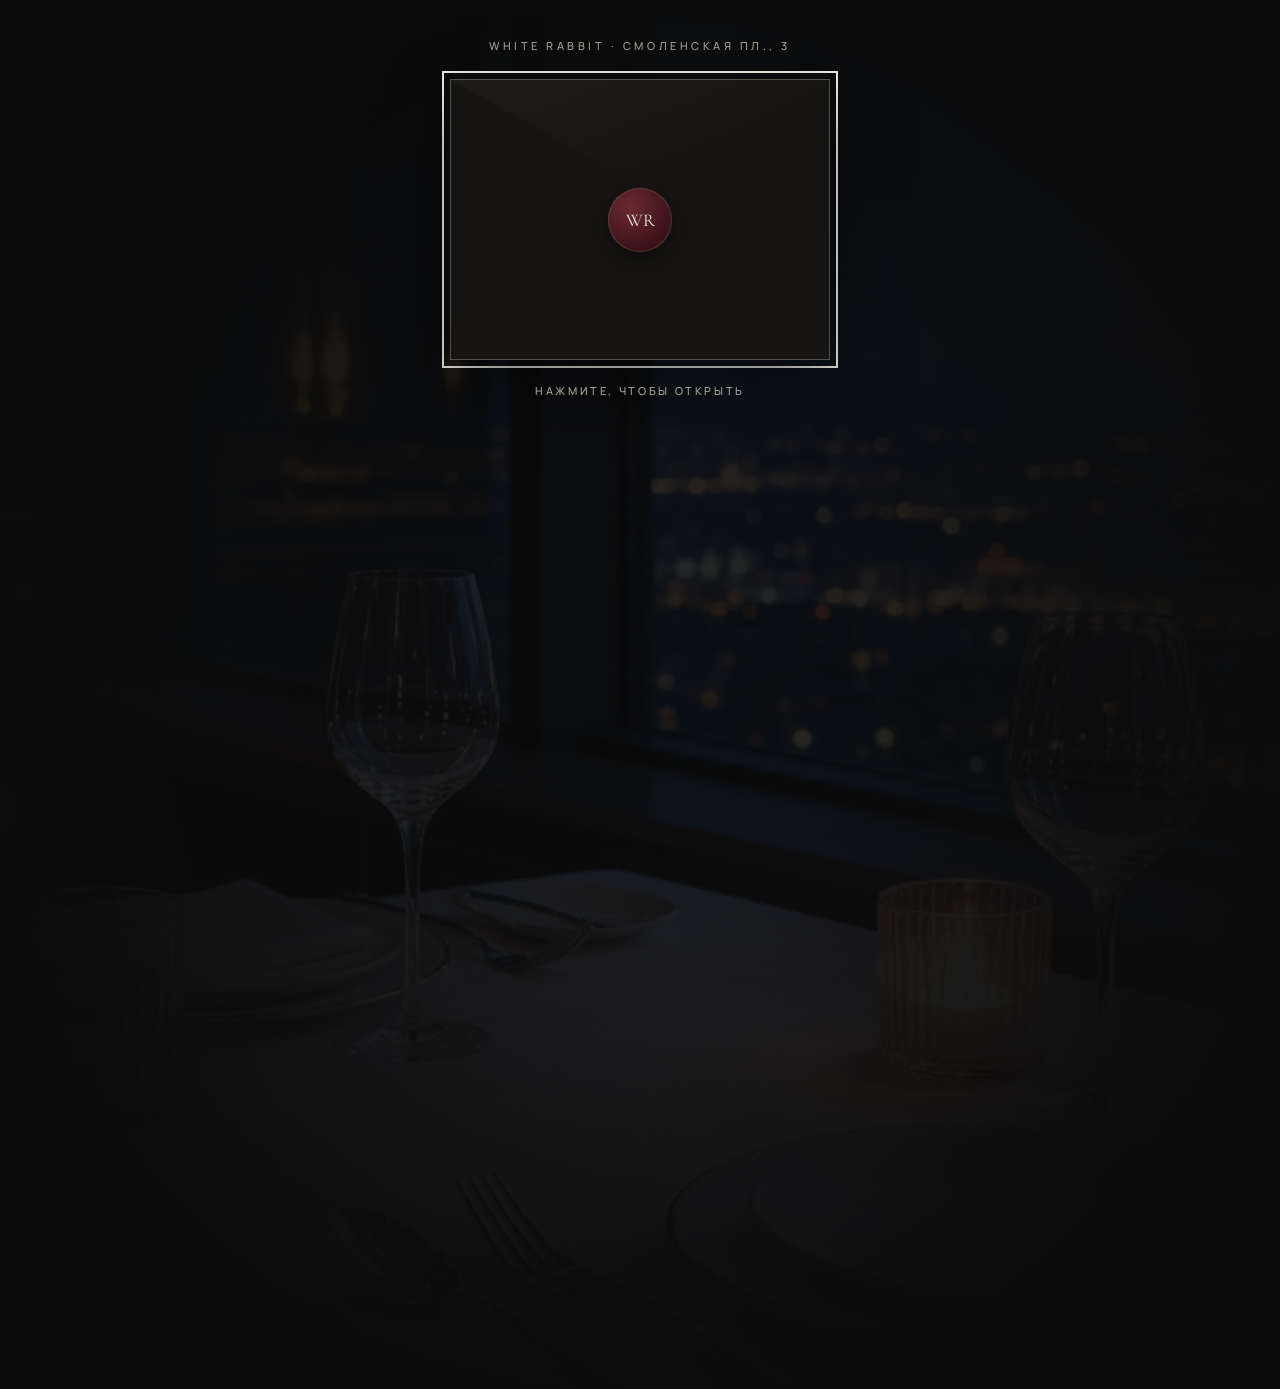
<file: wr-cert-9k2m/open.html>
<!doctype html>
<html lang="ru">
<head>
  <meta charset="utf-8">
  <meta name="viewport" content="width=device-width,initial-scale=1">
  <meta name="robots" content="noindex,nofollow">
  <title>Вам подарок — White Rabbit</title>
  <link rel="icon" href="assets/favicon.png">
  <link rel="preconnect" href="https://fonts.googleapis.com">
  <link rel="preconnect" href="https://fonts.gstatic.com" crossorigin>
  <link href="https://fonts.googleapis.com/css2?family=Cormorant+Garamond:ital,wght@0,300;0,400;0,500;1,300;1,400&family=Manrope:wght@400;500;600;700&display=swap" rel="stylesheet">
  <link rel="stylesheet" href="css/widget.css">
</head>
<body>
  <a class="skip" href="#open-main">К подарку</a>
  <div class="open-page" id="open-main">
    <div class="open-bg" aria-hidden="true"><img src="designs/cover-evening.jpg" alt=""></div>
    <div class="open-inner">
      <p class="open-kicker">White Rabbit · Смоленская пл., 3</p>

      <div class="envelope-wrap" id="envelope" role="button" tabindex="0" aria-expanded="false" aria-label="Открыть конверт с сертификатом">
        <div class="envelope">
          <div class="envelope-flap" aria-hidden="true"></div>
          <div class="wax" aria-hidden="true">WR</div>
        </div>
        <p class="envelope-hint">Нажмите, чтобы открыть</p>
      </div>

      <div class="open-result" id="open-result">
        <div id="open-cert"></div>

        <div class="open-msg-card" id="open-msg">
          <p class="eyebrow">Для <span data-to>Гость</span></p>
          <p data-msg></p>
          <div class="sig">от <b data-sig></b></div>
        </div>

        <div class="qr-block">
          <div id="qr" aria-hidden="true"></div>
          <div>
            <p class="eyebrow">Код для официанта</p>
            <div class="code" id="human-code">WR-1842</div>
            <p>Покажите QR или назовите код при оплате счёта. Остаток и история появятся в следующей версии.</p>
          </div>
        </div>

        <div class="open-actions">
          <div class="row">
            <button type="button" class="btn" id="btn-book">Забронировать стол</button>
            <a class="btn btn--ghost" href="index.html">Изменить дизайн</a>
          </div>
          <p class="book-note">Кнопка брони визуальная: виджет Remarked в макете не подключён.</p>
        </div>
      </div>
    </div>
  </div>

  <script src="js/shared.js"></script>
  <script src="js/open.js"></script>
</body>
</html>
</file>
<file: styles.css>
:root{--bg:#0B0B0B;--panel:#131313;--line:rgba(242,239,233,.14);--cream:#F2EFE9;--cream2:#D5D1CC;--mute:#8f8b85;--btn:#FDF7EC;--serif:'Cormorant Garamond',Georgia,serif;--sans:'Manrope',Arial,sans-serif;--e:cubic-bezier(.25,.25,0,1)}
*{box-sizing:border-box;margin:0;padding:0}
body{background:var(--bg);color:var(--cream2);font:400 16px/1.6 var(--sans);-webkit-font-smoothing:antialiased;overflow-x:hidden}
img{display:block;max-width:100%}a{color:inherit;text-decoration:none}
h1,h2,h3{font-family:var(--serif);font-weight:400;color:var(--cream);text-transform:uppercase;letter-spacing:.08em;line-height:1}
.progress{position:fixed;inset:0 0 auto;height:2px;z-index:60}.progress i{display:block;height:100%;background:var(--cream);transform-origin:0 50%;transform:scaleX(var(--sp,0))}
.hdr{position:fixed;inset:0 0 auto;z-index:50;display:grid;grid-template-columns:1fr auto 1fr;align-items:center;padding:20px clamp(20px,4vw,56px);background:linear-gradient(rgba(11,11,11,.7),transparent)}
.nav{display:flex;gap:34px;align-items:center;font:500 12px/1 var(--sans);letter-spacing:.2em;text-transform:uppercase;color:var(--cream)}
.nav a{opacity:.8;transition:opacity .25s var(--e)}.nav a:hover{opacity:1}
.nav-r{justify-content:flex-end}
.res{opacity:1!important;background:var(--btn);color:#0b0b0b;height:46px;padding:0 34px;display:inline-flex;align-items:center;font-weight:600}
.logo img{height:74px;width:auto}
.kicker,.chapter{font:500 12px/1 var(--sans);letter-spacing:.32em;text-transform:uppercase;color:var(--cream2)}
/* scene engine */
.scene{position:relative;height:var(--h)}
.stick{position:sticky;top:0;height:100vh;height:100svh;overflow:hidden;display:grid;place-items:center;text-align:center}
.stick>*{grid-area:1/1}
/* I */
.s1-bg{width:100%;height:100%;object-fit:cover;opacity:calc(.28 + var(--p)*.25);transform:scale(calc(1.25 - var(--p)*.25))}
.s1 .stick::after{content:'';position:absolute;inset:0;background:radial-gradient(ellipse at center,rgba(11,11,11,.35),#0B0B0B 75%);pointer-events:none}
.s1 .kicker{align-self:start;margin-top:13vh;z-index:2;opacity:calc(1 - var(--p)*2)}
.stretch{z-index:2;font-size:clamp(64px,13vw,220px);font-weight:300;letter-spacing:.04em;line-height:.86;transform:scale(calc(1 + (1 - var(--p))*.0),calc(1.6 - var(--p)*.6));display:flex;flex-direction:column;opacity:calc(1 - max(0, var(--p) - .75)*4)}
.stretch span:last-child{transform:translateX(calc(var(--p)*6vw))}.stretch span:first-child{transform:translateX(calc(var(--p)*-6vw))}
.s1-sub{z-index:2;align-self:end;margin-bottom:20vh;font:300 italic clamp(22px,2.2vw,32px)/1.3 var(--serif);color:var(--cream);opacity:calc(var(--p)*3 - .3);transform:translateY(calc((1 - var(--p))*30px))}
.hint{z-index:2;align-self:end;margin-bottom:5vh;font:500 11px/1 var(--sans);letter-spacing:.3em;text-transform:uppercase;color:var(--mute);display:grid;justify-items:center;gap:12px;opacity:calc(1 - var(--p)*4)}
.hint span{width:1px;height:46px;background:var(--cream);transform-origin:top;animation:drop 1.8s var(--e) infinite}
@keyframes drop{0%{transform:scaleY(0)}50%{transform:scaleY(1)}100%{transform:scaleY(1);opacity:0}}
/* phrases */
.phr{z-index:3;display:grid;place-items:center}.phr p{grid-area:1/1;font:300 clamp(34px,4.8vw,76px)/1.08 var(--serif);color:var(--cream);text-transform:uppercase;letter-spacing:.07em;opacity:0;transform:translateY(40px);transition:opacity .6s var(--e),transform .8s var(--e);text-shadow:0 2px 30px rgba(0,0,0,.6)}
.phr p.on{opacity:1;transform:none}
.phr.big p{font-size:clamp(40px,7vw,120px)}
.phr.small{place-items:start;text-align:left;min-height:3em}.phr.small p{font-size:clamp(24px,2.6vw,40px);text-transform:none;letter-spacing:.01em;font-style:italic}
.chapter{z-index:3;align-self:start;margin-top:17vh}
/* II нора */
.hole{width:100%;height:100%;clip-path:circle(calc(4% + var(--p)*72%) at 50% 50%)}
.hole img{width:100%;height:100%;object-fit:cover;transform:scale(calc(1.5 - var(--p)*.5));opacity:.55}
/* III подъём */
.s3-bg{width:100%;height:130%;object-fit:cover;opacity:.32;transform:translateY(calc(var(--p)*-23%))}
.floor{z-index:2;display:grid;justify-items:center}.floor small{font:500 12px/1 var(--sans);letter-spacing:.32em;text-transform:uppercase;margin-bottom:10px}
.floor b{font:300 clamp(160px,26vw,380px)/.85 var(--serif);color:var(--cream);font-variant-numeric:lining-nums}
.shaft{z-index:2;justify-self:end;margin-right:clamp(20px,6vw,90px);width:1px;height:50vh;background:var(--line)}.shaft i{display:block;height:100%;background:var(--cream);transform-origin:bottom;transform:scaleY(var(--p))}
.s3-addr{z-index:2;align-self:end;margin-bottom:12vh;font:300 clamp(20px,2vw,28px)/1.4 var(--serif);color:var(--cream);opacity:calc(var(--p)*2.5 - 1)}
.s3-addr em{color:var(--mute)}
/* IV купол */
.s4-a,.s4-b{width:100%;height:100%;object-fit:cover}
.s4-a{transform:scale(calc(1.45 - var(--p)*.45));opacity:calc(.6 - max(0, var(--p) - .55)*1.6)}
.s4-b{opacity:clamp(0, calc((var(--p) - .55)*2.2), .55);transform:scale(calc(1.15 - var(--p)*.15))}
/* V шеф */
.s5 .stick{grid-template-columns:1fr 1fr;text-align:left;place-items:center start;padding:0 clamp(20px,6vw,100px);gap:6vw}
.s5 .stick>*{grid-area:auto}
.s5-img{justify-self:end;width:min(36vw,520px);overflow:hidden;clip-path:inset(calc((1 - min(var(--p)*3,1))*50%) 0)}
.s5-img img{width:100%;aspect-ratio:3/4;object-fit:cover;transform:translateY(calc((var(--p) - .5)*-8%)) scale(1.12)}
.s5-txt{max-width:560px}.s5-txt .chapter{margin:0 0 30px;display:block}
.s5-txt h2{font-size:clamp(48px,6vw,96px);margin-bottom:40px;transform:translateX(calc((1 - min(var(--p)*2.5,1))*-60px));opacity:min(1,calc(var(--p)*3))}
.s5-note{margin-top:46px;font:500 12px/1.8 var(--sans);letter-spacing:.18em;text-transform:uppercase;color:var(--mute)}
/* VI сет */
.s6 .stick{place-items:center start;text-align:left}
.s6-head{z-index:2;align-self:start;margin:15vh 0 0 clamp(20px,6vw,100px)}.s6-head .chapter{margin:0 0 20px;display:block}
.s6-head h2{font-size:clamp(44px,6vw,100px)}
.s6-sub{margin-top:14px;font:300 italic 22px var(--serif);color:var(--cream2)}
.track{align-self:end;margin-bottom:9vh;display:flex;gap:clamp(16px,2.5vw,40px);padding-left:clamp(20px,40vw,700px);transform:translateX(calc(var(--p)*-1 * var(--tw,2000px)))}
.track article{flex:0 0 clamp(240px,24vw,360px)}
.track img{width:100%;aspect-ratio:4/5;object-fit:cover}
.track span{display:block;margin:18px 0 8px;font:500 12px var(--sans);letter-spacing:.2em;color:var(--mute)}
.track h3{font-size:clamp(17px,1.4vw,21px);letter-spacing:.05em;line-height:1.3}
.track .end{align-self:center;padding:0 3vw}.end p{font:300 clamp(54px,6vw,90px)/1 var(--serif);color:var(--cream)}.end small{display:block;margin:14px 0 30px;color:var(--mute)}
.end a{font:500 12px var(--sans);letter-spacing:.2em;text-transform:uppercase;border-bottom:1px solid var(--line);padding-bottom:6px;color:var(--cream)}
/* VII */
.final{position:relative;min-height:100vh;display:grid;place-items:center;text-align:center;overflow:hidden;padding:18vh 20px 80px}
.final-bg{position:absolute;inset:0;width:100%;height:100%;object-fit:cover;opacity:.3}
.final-in{position:relative;z-index:2}
.final .chapter{margin:0 0 30px;display:block}
.shrink{font-size:clamp(46px,7vw,120px);letter-spacing:.3em;transition:letter-spacing 1.4s var(--e),opacity 1s var(--e)}
.reveal.in .shrink{letter-spacing:.08em}
.final-sub{margin:26px 0 44px;font:300 italic 24px var(--serif);color:var(--cream)}
.btn{display:inline-flex;align-items:center;height:56px;padding:0 64px;background:var(--btn);color:#0b0b0b;font:600 12px/1 var(--sans);letter-spacing:.28em;text-transform:uppercase;position:relative;overflow:hidden}
.btn::after{content:'';position:absolute;inset:0;background:linear-gradient(100deg,transparent 30%,rgba(255,255,255,.8) 50%,transparent 70%);transform:translateX(-120%);animation:shine 4s var(--e) infinite 1s}
@keyframes shine{0%,60%{transform:translateX(-120%)}100%{transform:translateX(120%)}}
.final-c{margin-top:54px;display:flex;flex-wrap:wrap;justify-content:center;gap:12px 40px;font:500 12px/1 var(--sans);letter-spacing:.18em;text-transform:uppercase;color:var(--cream)}
.final-more{margin-top:28px;font-size:13px;color:var(--mute)}
.ftr{position:absolute;bottom:22px;left:0;right:0;z-index:2;font-size:12px;color:var(--mute)}
.reveal{opacity:0;transform:translateY(30px);transition:opacity 1s var(--e),transform 1s var(--e)}.reveal.in{opacity:1;transform:none}
.m-res{display:none}
@media (max-width:860px){
 .nav a:not(.res){display:none}.hdr{padding:12px 16px}.logo img{height:56px}.res{height:40px;padding:0 16px;font-size:11px}
 .s5 .stick{grid-template-columns:1fr;place-items:center;text-align:center;gap:24px;padding:12vh 20px 0;align-content:start}
 .s5-img{justify-self:center;width:58vw}.phr.small{place-items:center;text-align:center}.s5-txt h2{margin-bottom:20px}.s5-note{margin-top:20px}
 .chapter{margin-top:13vh}
 .track{padding-left:20px}.s6-head{margin-top:13vh}
 .m-res{display:flex;position:fixed;left:12px;right:12px;bottom:12px;z-index:55;height:54px;align-items:center;justify-content:center;background:var(--btn);color:#0b0b0b;font:600 12px var(--sans);letter-spacing:.28em;text-transform:uppercase;box-shadow:0 10px 30px rgba(0,0,0,.6)}
 .final{padding-bottom:120px}.ftr{bottom:80px}
}
@media (prefers-reduced-motion:reduce){
 .scene{height:auto!important}.stick{position:relative;min-height:100vh}
 [data-scene]{--p:1!important}.phr p{position:static;opacity:1;transform:none;margin:.2em 0}.phr{display:block}
 .track{transform:none;flex-wrap:wrap;padding:0 20px;margin-top:30vh}.s6 .stick{height:auto}
 .reveal{opacity:1;transform:none}.shrink{letter-spacing:.08em}*{animation:none!important;transition:none!important}
}
.track .co{flex:0 0 clamp(200px,17vw,260px);align-self:end;border-top:1px solid var(--line);padding-top:6px}
.track .co h3{font-size:clamp(20px,1.7vw,26px);text-transform:none;letter-spacing:.01em;font-weight:300}
.track .ph{flex:0 0 clamp(240px,24vw,360px)}
@media (max-width:860px){.s6-head h2{font-size:38px}.track{margin-bottom:12vh}.track .ph{flex-basis:62vw}.track .co{flex-basis:52vw}}
</file>
<file: alice.css>
.stick{height:100svh}
svg{color:var(--cream)}
/* fall */
.fall{position:absolute;inset:0;z-index:2;pointer-events:none;overflow:hidden}
.obj{position:absolute;contain:layout paint;left:var(--x);top:0;width:var(--w);height:var(--w);opacity:calc(.25 + var(--z)*.3);
 transform:translate3d(0,calc((var(--y0) - var(--p)*5.2*var(--z)) * 100svh),0) scale(calc(.5 + var(--z)*.5)) rotate(calc(var(--p)*var(--r)*1deg));will-change:transform}
.s2 .hole{clip-path:circle(calc(4% + max(0, var(--p) - .45)*1.4*72%) at 50% 50%)}
.s2 .stick::before{content:'';position:absolute;inset:-20%;z-index:1;background:radial-gradient(circle at 50% 50%,transparent 0 18%,rgba(242,239,233,.05) 18.3%,transparent 19% 30%,rgba(242,239,233,.04) 30.3%,transparent 31% 44%,rgba(242,239,233,.035) 44.3%,transparent 45%);transform:scale(calc(.6 + var(--p)*2.4));opacity:calc(1 - var(--p))}
/* hero watch */
.s1-watch{z-index:2;align-self:end;justify-self:end;width:clamp(90px,9vw,140px);margin:0 6vw 8vh 0;opacity:calc(.8 - var(--p));transform:rotate(calc(var(--p)*-20deg))}
.s1-watch .mh,.pw .mh{transform-origin:100px 140px;transform:rotate(calc(var(--sp,0)*4320deg))}
.s1-watch .hh,.pw .hh{transform-origin:100px 140px;transform:rotate(calc(var(--sp,0)*360deg))}
/* drink me */
.room{width:100%;height:100%;display:grid;place-items:center}
.room img{grid-area:1/1;width:100%;height:100%;object-fit:cover}
.room-a{transform:scale(calc(1 + min(var(--p),.5)*3.2));opacity:calc(.3 - max(0,var(--p) - .45)*4)}
.room-b{width:min(70vw,900px)!important;height:auto!important;aspect-ratio:3/2;transform:scale(calc(2.4 - max(0,var(--p) - .48)*4));opacity:clamp(0, calc((var(--p) - .45)*5), .42);box-shadow:0 0 0 1px var(--line)}
.tag{z-index:3;display:grid;justify-items:center;gap:14px;text-align:center}
.tag .ico{width:90px;height:170px}.tag-b .ico{width:160px;height:120px}
.tag b{font:300 clamp(46px,7vw,120px)/1 var(--serif);color:var(--cream);text-transform:uppercase;letter-spacing:.08em}
.tag span{font:300 italic clamp(18px,1.6vw,24px)/1.4 var(--serif);color:var(--cream2)}
.tag-a{opacity:clamp(0, calc(1 - max(var(--p) - .22, .22 - var(--p))*5.5), 1);transform:scale(calc(1 - var(--p)*.6))}
.tag-b{opacity:clamp(0, calc(1 - max(var(--p) - .78, .78 - var(--p))*5.5), 1);transform:scale(calc(.4 + var(--p)*.7))}
/* cards */
.track{perspective:1600px;align-items:flex-end}
.pc{flex:0 0 clamp(190px,17vw,250px);aspect-ratio:120/170;--f:clamp(0, calc(var(--p)*13 - var(--i)*1.05 - .6), 1)}
.pc-in{position:relative;width:100%;height:100%;transform-style:preserve-3d;transform:rotateY(calc((1 - var(--f))*180deg)) translateY(calc((1 - var(--f))*-14px));transition:transform .5s var(--e)}
.face{position:absolute;inset:0;backface-visibility:hidden;-webkit-backface-visibility:hidden;border:1px solid rgba(242,239,233,.35);border-radius:10px;background:#111}
.back{transform:rotateY(180deg);display:grid;place-items:center;padding:12px}.back svg{width:100%;height:100%}
.front{display:grid;place-items:center;padding:28px 22px;text-align:center;background:#F2EFE9;color:#0b0b0b}
.front h3{color:#0b0b0b;font-size:clamp(18px,1.45vw,22px);text-transform:none;letter-spacing:.01em;font-weight:400;line-height:1.25}
.front i{position:absolute;top:12px;left:14px;font:500 13px/1.1 var(--serif);font-style:normal}.front i.br{top:auto;left:auto;bottom:12px;right:14px;transform:rotate(180deg)}
.pc:nth-child(4n+1) .front i,.pc:nth-child(4n+3) .front i{color:#6b6b6b}
/* final watch */
.pw{display:block;width:110px;margin:0 auto 26px;color:var(--cream)}
@media (max-width:860px){
 .obj{width:calc(var(--w)*.6);height:calc(var(--w)*.6)}
 .tag .ico{width:60px;height:110px}.tag-b .ico{width:110px;height:84px}
 .room-b{width:86vw!important}
 .pc{flex-basis:58vw}
 .s1-watch{margin:0 6vw 12vh 0}
}
@media (prefers-reduced-motion:reduce){
 .fall,.s2 .stick::before{display:none}.pc{--f:1}.room-a{transform:none;opacity:1}.room-b,.tag-b{display:none}.tag-a{opacity:1;transform:none}
}

.s6-sub{padding-right:20px}
.tag{position:absolute;inset:0;align-content:center;padding:0 20px}
.room{position:absolute;inset:0}.room img{position:absolute;inset:0;margin:auto}.room-b{max-height:70svh;object-fit:cover}
</file>
<file: wr-cert-9k2m/css/widget.css>
:root{
  --bg:#0B0B0B;--panel:#131313;--panel2:#1a1918;--line:rgba(242,239,233,.14);--line2:rgba(242,239,233,.28);
  --cream:#F2EFE9;--cream2:#D5D1CC;--mute:#8f8b85;--btn:#FDF7EC;--ink:#2b2724;
  --serif:'Cormorant Garamond',Georgia,serif;--sans:'Manrope',system-ui,sans-serif;
  --e:cubic-bezier(.25,.25,0,1);--header:72px;
  --c-ivory-black-bg:#0B0B0B;--c-ivory-black-fg:#F2EFE9;--c-ivory-black-muted:#8f8b85;--c-ivory-black-accent:#D5D1CC;
  --c-black-ivory-bg:#F2EFE9;--c-black-ivory-fg:#0B0B0B;--c-black-ivory-muted:#5a5650;--c-black-ivory-accent:#2b2724;
  --c-midnight-bg:#0e1520;--c-midnight-fg:#e8eef6;--c-midnight-muted:#7a8696;--c-midnight-accent:#9bb0c8;
  --c-forest-bg:#0f1814;--c-forest-fg:#e6efe8;--c-forest-muted:#7a8f82;--c-forest-accent:#a3b8a8;
  --c-wine-bg:#1a0f12;--c-wine-fg:#f3e8e9;--c-wine-muted:#9a7a80;--c-wine-accent:#c4a0a6;
  --c-cream-bg:#f6f1e6;--c-cream-fg:#2a241c;--c-cream-muted:#7a7062;--c-cream-accent:#5a4e40;
}
*{box-sizing:border-box;margin:0;padding:0}
html{scroll-behavior:smooth}
body{background:var(--bg);color:var(--cream2);font:400 15px/1.55 var(--sans);-webkit-font-smoothing:antialiased;min-height:100svh}
img{display:block;max-width:100%}a{color:inherit;text-decoration:none}button,input,textarea,select{font:inherit;color:inherit}
button{cursor:pointer;background:none;border:0}ul{list-style:none}
.skip{position:absolute;left:-9999px;top:auto}.skip:focus{left:16px;top:16px;z-index:100;background:var(--btn);color:var(--ink);padding:10px 16px}

/* header */
.hdr{position:sticky;top:0;z-index:40;display:flex;align-items:center;justify-content:space-between;gap:20px;min-height:var(--header);padding:14px clamp(16px,4vw,48px);background:linear-gradient(180deg,rgba(11,11,11,.92),rgba(11,11,11,.72) 70%,transparent);backdrop-filter:blur(8px)}
.brand{display:flex;align-items:center;gap:14px}
.brand img{height:52px;width:auto}
.brand-txt{display:grid;gap:4px}
.brand-txt strong{font:400 18px/1 var(--serif);letter-spacing:.18em;text-transform:uppercase;color:var(--cream)}
.brand-txt span{font:500 10px/1 var(--sans);letter-spacing:.28em;text-transform:uppercase;color:var(--mute)}
.hdr-meta{text-align:right;font:500 11px/1.5 var(--sans);letter-spacing:.14em;text-transform:uppercase;color:var(--mute)}
.hdr-meta a{color:var(--cream2);border-bottom:1px solid var(--line);padding-bottom:1px}
.hdr-meta a:hover{border-color:var(--cream)}

/* layout */
.wrap{display:grid;grid-template-columns:minmax(0,1fr) minmax(340px,440px);gap:clamp(24px,4vw,56px);align-items:start;padding:8px clamp(16px,4vw,48px) 80px;max-width:1280px;margin:0 auto}
.controls{display:grid;gap:28px;padding-bottom:40px}
.preview-col{position:sticky;top:calc(var(--header) + 12px);padding-top:8px}
.preview-label{font:500 11px/1.35 var(--sans);letter-spacing:.3em;text-transform:uppercase;color:var(--mute);margin-bottom:16px;display:flex;justify-content:space-between;align-items:baseline;gap:12px 16px;flex-wrap:wrap}
.preview-label span,.preview-label i{display:inline-block}
.preview-label i{font-style:normal;opacity:.7;letter-spacing:.22em}

/* sections */
.sec{border-top:1px solid var(--line);padding-top:22px}
.sec-h{display:flex;align-items:baseline;justify-content:space-between;gap:12px;margin-bottom:16px}
.sec-h h2{font:400 22px/1.1 var(--serif);letter-spacing:.08em;text-transform:uppercase;color:var(--cream)}
.sec-h .n{font:500 11px/1 var(--sans);letter-spacing:.28em;text-transform:uppercase;color:var(--mute)}
.hint{margin-top:10px;font:400 13px/1.45 var(--sans);color:var(--mute)}
.eyebrow{font:500 11px/1 var(--sans);letter-spacing:.28em;text-transform:uppercase;color:var(--mute);margin-bottom:10px}
.sec-h h2 .opt-tag{display:inline;margin-left:10px;font:500 11px/1 var(--sans);letter-spacing:.2em;text-transform:uppercase;color:var(--mute);font-style:normal;vertical-align:middle}

/* amount */
.amount-row{display:flex;flex-wrap:wrap;gap:8px;margin-bottom:14px}
.chip{min-height:40px;padding:0 16px;border:1px solid var(--line);font:500 12px/1 var(--sans);letter-spacing:.12em;text-transform:uppercase;color:var(--cream2);transition:border-color .25s var(--e),background .25s var(--e),color .25s var(--e)}
.chip:hover,.chip:focus-visible{border-color:var(--line2);outline:none}
.chip.is-on{background:var(--btn);color:var(--ink);border-color:var(--btn)}
.field{display:grid;gap:8px}
.field label{font:500 11px/1 var(--sans);letter-spacing:.22em;text-transform:uppercase;color:var(--mute)}
.field input,.field textarea,.field select{width:100%;background:var(--panel);border:1px solid var(--line);color:var(--cream);padding:14px 16px;outline:none;transition:border-color .25s var(--e)}
.field input:focus,.field textarea:focus,.field select:focus{border-color:var(--line2)}
.field textarea{min-height:110px;resize:vertical;line-height:1.5}
.field .row{display:flex;justify-content:space-between;align-items:center;gap:12px}
.counter{font:500 11px/1 var(--sans);letter-spacing:.12em;color:var(--mute)}
.amount-wrap{position:relative}
.amount-wrap input{padding-right:48px;font:400 28px/1 var(--serif);letter-spacing:.04em}
.amount-wrap .cur{position:absolute;right:16px;top:50%;transform:translateY(-50%);font:500 13px/1 var(--sans);letter-spacing:.16em;color:var(--mute)}

/* appearance grids */
.shape-grid,.color-grid,.cover-grid{display:grid;gap:10px}
.shape-grid{grid-template-columns:repeat(5,1fr)}
.color-grid{grid-template-columns:repeat(6,1fr)}
.cover-grid{grid-template-columns:repeat(3,1fr)}
.opt{position:relative;border:1px solid var(--line);min-height:64px;padding:10px 8px;display:grid;place-items:center;gap:6px;text-align:center;transition:border-color .25s var(--e),background .25s var(--e)}
.opt:hover,.opt:focus-visible{border-color:var(--line2);outline:none}
.opt.is-on{border-color:var(--cream);background:rgba(242,239,233,.04)}
.opt span{font:500 10px/1.2 var(--sans);letter-spacing:.1em;text-transform:uppercase;color:var(--mute)}
.opt.is-on span{color:var(--cream2)}
.shape-ico{width:40px;height:40px;display:block;color:var(--mute);transition:color .25s var(--e)}
.opt:hover .shape-ico,.opt.is-on .shape-ico{color:var(--cream)}
.shape-grid .opt{min-height:84px;grid-template-rows:40px auto;align-content:center}
.swatch{width:100%;aspect-ratio:1;border:1px solid rgba(242,239,233,.2)}
.cover{padding:0;overflow:hidden;min-height:0;aspect-ratio:4/3}
.cover img{width:100%;height:100%;object-fit:cover;transition:transform .5s var(--e)}
.cover:hover img{transform:scale(1.03)}
.cover.is-on{border-color:var(--cream);box-shadow:0 0 0 1px var(--cream)}
.cover.is-on::after{content:"✓";position:absolute;top:8px;right:8px;width:22px;height:22px;border-radius:50%;background:var(--cream);color:var(--ink);display:grid;place-items:center;font:600 12px/1 var(--sans)}
.sub{margin-top:18px}.sub:first-of-type{margin-top:0}
.sub-h{font:500 11px/1 var(--sans);letter-spacing:.24em;text-transform:uppercase;color:var(--cream2);margin-bottom:10px}
.cover-hint{margin:0 0 12px}
.cover span{position:absolute;left:0;right:0;bottom:0;padding:16px 8px 8px;background:linear-gradient(transparent,rgba(11,11,11,.85));font:500 10px/1.2 var(--sans);letter-spacing:.12em;text-transform:uppercase;color:var(--cream)}

/* templates */
.tpls{display:flex;flex-wrap:wrap;gap:8px}
.tpl{min-height:36px;padding:8px 12px;border:1px solid var(--line);font:400 12px/1.3 var(--sans);color:var(--cream2);text-align:left;max-width:100%;transition:border-color .25s var(--e)}
.tpl:hover,.tpl:focus-visible,.tpl.is-on{border-color:var(--cream);outline:none}
.font-tog{display:grid;grid-template-columns:1fr 1fr;gap:8px;margin-top:12px}
.font-tog button{min-height:48px;border:1px solid var(--line);padding:10px;transition:border-color .25s var(--e)}
.font-tog button.is-on{border-color:var(--cream)}
.font-tog .f-serif{font:400 18px/1 var(--serif)}
.font-tog .f-sans{font:500 13px/1 var(--sans);letter-spacing:.08em}

/* channels / timing */
.channels{display:flex;flex-wrap:wrap;gap:8px}
.timing{display:grid;grid-template-columns:1fr 1fr;gap:10px;margin-top:14px}
.timing button{min-height:48px;border:1px solid var(--line);padding:12px;text-align:left;transition:border-color .25s var(--e)}
.timing button.is-on{border-color:var(--cream);background:rgba(242,239,233,.04)}
.timing b{display:block;font:400 14px/1.2 var(--serif);letter-spacing:.06em;text-transform:uppercase;color:var(--cream);margin-bottom:2px}
.timing span{font:400 12px/1.3 var(--sans);color:var(--mute)}
.when-fields{display:grid;grid-template-columns:1fr 1fr;gap:10px;margin-top:12px}
.when-fields[hidden]{display:none!important}

/* CTA */
.cta-block{display:grid;gap:12px;padding:8px 0 20px}
.btn{display:inline-flex;align-items:center;justify-content:center;min-height:56px;padding:0 28px;background:var(--btn);color:var(--ink);font:600 12px/1 var(--sans);letter-spacing:.22em;text-transform:uppercase;transition:opacity .25s var(--e),transform .3s var(--e)}
.btn:hover{opacity:.92}.btn:focus-visible{outline:2px solid var(--cream);outline-offset:3px}
.btn:active{transform:translateY(1px)}
.btn--ghost{background:transparent;color:var(--cream);border:1px solid var(--line)}
.btn--ghost:hover{border-color:var(--cream)}
.btn[disabled],.btn.is-disabled{opacity:.45;cursor:not-allowed}
.note{font:400 12px/1.45 var(--sans);color:var(--mute)}
.note em{font-style:italic;font-family:var(--serif);color:var(--cream2)}

/* ===== Certificate preview ===== */
.cert-stage{perspective:1200px;min-height:420px;display:grid;place-items:center;padding:16px 8px 32px;overflow:visible}
.cert{
  --bgc:var(--c-ivory-black-bg);--fg:var(--c-ivory-black-fg);--mu:var(--c-ivory-black-muted);--ac:var(--c-ivory-black-accent);
  position:relative;width:100%;max-width:400px;aspect-ratio:1.55/1;display:flex;flex-direction:column;background:var(--bgc);color:var(--fg);
  overflow:visible;box-shadow:0 30px 80px rgba(0,0,0,.55),0 0 0 1px rgba(242,239,233,.08);
  transition:background .45s var(--e),color .45s var(--e),border-radius .45s var(--e),aspect-ratio .45s var(--e),transform .5s var(--e);
  transform-origin:center;
}
.cert::before{content:'';position:absolute;inset:10px;border:1px solid color-mix(in srgb, var(--fg) 28%, transparent);pointer-events:none;z-index:3;transition:inset .4s var(--e),border-radius .4s var(--e)}
.cert-cover{position:absolute;inset:0;z-index:0;border-radius:inherit;overflow:hidden}
.cert-cover img{width:100%;height:100%;object-fit:cover;opacity:.95;transition:opacity .45s var(--e)}
.cert-cover::after{content:'';position:absolute;inset:0;background:linear-gradient(180deg,rgba(0,0,0,.42) 0%,rgba(0,0,0,.18) 35%,rgba(0,0,0,.30) 60%,rgba(0,0,0,.68) 100%)}
.cert-body{position:relative;z-index:2;flex:1 0 auto;padding:22px 24px;display:grid;grid-template-rows:auto 1fr auto;gap:8px}
.cert-top{display:flex;justify-content:space-between;align-items:flex-start;gap:12px}
.cert-word{font:400 11px/1 var(--sans);letter-spacing:.32em;text-transform:uppercase;color:var(--mu)}
.cert-occ{font:500 10px/1 var(--sans);letter-spacing:.2em;text-transform:uppercase;color:var(--ac)}
.cert-mid{display:grid;align-content:center;gap:8px;min-height:0}
.cert-title{font:300 clamp(26px,4.2vw,36px)/1.05 var(--serif);letter-spacing:.06em;text-transform:uppercase}
.cert-value{font:300 clamp(28px,5vw,42px)/1 var(--serif);letter-spacing:.02em;color:var(--fg)}
.cert-value small{display:block;margin-top:6px;font:500 10px/1.3 var(--sans);letter-spacing:.2em;text-transform:uppercase;color:var(--mu)}
.cert-msg{font:300 italic 14px/1.45 var(--serif);color:color-mix(in srgb, var(--fg) 82%, transparent);max-width:30ch;overflow-wrap:anywhere}
.cert-msg.is-sans{font:400 12px/1.45 var(--sans);font-style:normal;letter-spacing:.02em}
.cert-bot{display:flex;justify-content:space-between;align-items:flex-end;gap:12px}
.cert-from{font:500 11px/1.35 var(--sans);letter-spacing:.14em;text-transform:uppercase;color:var(--mu)}
.cert-from b{display:inline;margin:0;font:400 15px/1.2 var(--serif);letter-spacing:.04em;text-transform:none;color:var(--fg)}
.cert-from span{display:block;margin-top:4px}
.cert-from .sig-line{margin-top:6px;font:500 11px/1.35 var(--sans);letter-spacing:.14em;text-transform:uppercase;color:var(--mu)}
.cert-seal{width:44px;height:44px;border:1px solid color-mix(in srgb, var(--fg) 35%, transparent);border-radius:50%;display:grid;place-items:center;font:400 13px/1 var(--serif);letter-spacing:.04em;color:var(--ac);flex-shrink:0}
.cert-suit{position:absolute;z-index:2;font:400 14px/1 var(--serif);color:color-mix(in srgb, var(--fg) 35%, transparent);pointer-events:none}
.cert-suit.tl{top:18px;left:18px}.cert-suit.br{bottom:18px;right:18px;transform:rotate(180deg)}

/* shapes */
.cert[data-shape="classic"]{aspect-ratio:1.55/1;border-radius:2px}
.cert[data-shape="menu"]{aspect-ratio:.72/1;max-width:280px;border-radius:2px}
.cert[data-shape="menu"] .cert-body{padding:28px 22px}
.cert[data-shape="plate"]{aspect-ratio:1;max-width:380px;border-radius:50%}
.cert[data-shape="plate"]::before{inset:14px;border-radius:50%}
.cert[data-shape="plate"] .cert-body{padding:13% 14%;gap:4px;align-content:center;text-align:center;justify-items:center}
.cert[data-shape="plate"] .cert-top{width:100%;justify-content:center;flex-direction:column;align-items:center;gap:6px}
.cert[data-shape="plate"] .cert-bot{width:100%;justify-content:center;flex-direction:column;align-items:center;gap:10px}
.cert[data-shape="plate"] .cert-msg{max-width:24ch;font-size:13px}
.cert[data-shape="plate"] .cert[data-shape="plate"] .cert[data-shape="plate"] .cert-title{font-size:clamp(20px,4vw,28px)}
.cert[data-shape="plate"] .cert-suit{display:none}
.cert[data-shape="plate"] .cert-seal{width:34px;height:34px;font-size:11px}
.cert[data-shape="plate"] .cert-bot{gap:6px!important}
.cert[data-shape="plate"] .cert-value{font-size:clamp(26px,4.4vw,34px)}
.cert[data-shape="envelope"]{aspect-ratio:1.4/1;border-radius:4px}
.cert[data-shape="envelope"]::after{content:'';position:absolute;left:0;right:0;top:0;height:42%;background:linear-gradient(to bottom right, transparent 49.5%, color-mix(in srgb, var(--fg) 12%, transparent) 50%),linear-gradient(to bottom left, transparent 49.5%, color-mix(in srgb, var(--fg) 12%, transparent) 50%);background-size:50% 100%;background-repeat:no-repeat;background-position:left,right;z-index:1;pointer-events:none;opacity:.9}
.cert[data-shape="ticket"]{aspect-ratio:2.1/1;max-width:420px;border-radius:6px}
.cert[data-shape="ticket"]::before{inset:8px 8px 8px 18%;border-left:1px dashed color-mix(in srgb, var(--fg) 30%, transparent)}
.cert[data-shape="ticket"] .cert-body{padding-left:22%}

/* color themes on cert */
.cert[data-color="ivory-black"]{--bgc:var(--c-ivory-black-bg);--fg:var(--c-ivory-black-fg);--mu:var(--c-ivory-black-muted);--ac:var(--c-ivory-black-accent)}
.cert[data-color="black-ivory"]{--bgc:var(--c-black-ivory-bg);--fg:var(--c-black-ivory-fg);--mu:var(--c-black-ivory-muted);--ac:var(--c-black-ivory-accent)}
.cert[data-color="midnight"]{--bgc:var(--c-midnight-bg);--fg:var(--c-midnight-fg);--mu:var(--c-midnight-muted);--ac:var(--c-midnight-accent)}
.cert[data-color="forest"]{--bgc:var(--c-forest-bg);--fg:var(--c-forest-fg);--mu:var(--c-forest-muted);--ac:var(--c-forest-accent)}
.cert[data-color="wine"]{--bgc:var(--c-wine-bg);--fg:var(--c-wine-fg);--mu:var(--c-wine-muted);--ac:var(--c-wine-accent)}
.cert[data-color="cream"]{--bgc:var(--c-cream-bg);--fg:var(--c-cream-fg);--mu:var(--c-cream-muted);--ac:var(--c-cream-accent)}

.swatch[data-c="ivory-black"]{background:#0B0B0B;box-shadow:inset 0 0 0 1px #F2EFE9}
.swatch[data-c="black-ivory"]{background:#F2EFE9}
.swatch[data-c="midnight"]{background:#0e1520;box-shadow:inset 0 0 0 1px #9bb0c8}
.swatch[data-c="forest"]{background:#0f1814;box-shadow:inset 0 0 0 1px #a3b8a8}
.swatch[data-c="wine"]{background:#1a0f12;box-shadow:inset 0 0 0 1px #c4a0a6}
.swatch[data-c="cream"]{background:#f6f1e6}

.mobile-preview{display:none}
.foot{padding:24px clamp(16px,4vw,48px) 40px;border-top:1px solid var(--line);max-width:1280px;margin:0 auto;display:flex;flex-wrap:wrap;gap:12px 28px;justify-content:space-between;font:400 12px/1.5 var(--sans);color:var(--mute)}
.foot strong{font-weight:500;color:var(--cream2);letter-spacing:.14em;text-transform:uppercase}

/* ===== Open page ===== */
.open-page{min-height:100svh;display:grid;place-items:center;padding:40px 20px 80px;position:relative;overflow:hidden}
.open-bg{position:absolute;inset:0;z-index:0}
.open-bg img{width:100%;height:100%;object-fit:cover;opacity:.22;filter:brightness(.55)}
.open-bg::after{content:'';position:absolute;inset:0;background:radial-gradient(ellipse at center,transparent 20%,#0B0B0B 75%)}
.open-inner{position:relative;z-index:2;width:min(100%,480px);display:grid;justify-items:center;gap:28px;text-align:center}
.open-kicker{font:500 11px/1 var(--sans);letter-spacing:.32em;text-transform:uppercase;color:var(--mute)}
.envelope-wrap{position:relative;width:min(100%,380px);aspect-ratio:1.35/1;cursor:pointer;outline:none}
.envelope-wrap:focus-visible{outline:2px solid var(--cream);outline-offset:6px}
.envelope{
  position:absolute;inset:0;background:#161513;border:1px solid var(--line2);
  box-shadow:0 24px 60px rgba(0,0,0,.5);transition:transform .8s var(--e),opacity .6s var(--e);
  display:grid;place-items:center;
}
.envelope-flap{
  position:absolute;left:0;right:0;top:0;height:52%;
  background:linear-gradient(160deg,#1d1b18,#12110f);
  clip-path:polygon(0 0,50% 72%,100% 0);
  transform-origin:top center;z-index:3;
  transition:transform 1s var(--e),opacity .5s var(--e);border-bottom:1px solid var(--line);
}
.wax{
  position:absolute;z-index:4;width:64px;height:64px;border-radius:50%;
  background:radial-gradient(circle at 35% 30%,#6b2a32,#3a1218 70%);
  box-shadow:0 8px 20px rgba(0,0,0,.45),inset 0 0 0 1px rgba(242,239,233,.15);
  display:grid;place-items:center;color:#f2efe9;font:400 18px/1 var(--serif);
  transition:transform .7s var(--e),opacity .5s var(--e);
}
.envelope-hint{position:absolute;bottom:-36px;left:0;right:0;font:500 11px/1 var(--sans);letter-spacing:.24em;text-transform:uppercase;color:var(--mute);transition:opacity .4s}
.envelope-wrap.is-open .envelope-flap{transform:rotateX(180deg);opacity:0}
.envelope-wrap.is-open .wax{transform:scale(.4) translateY(40px);opacity:0}
.envelope-wrap.is-open .envelope{transform:translateY(30px) scale(.96);opacity:0;pointer-events:none}
.envelope-wrap.is-open .envelope-hint{opacity:0}
.envelope-wrap.is-open{cursor:default;height:0;min-height:0;aspect-ratio:auto;overflow:hidden;margin:0;pointer-events:none}
.envelope-wrap.is-open .envelope,.envelope-wrap.is-open .envelope-hint{display:none}

.open-result{width:100%;display:grid;justify-items:center;gap:28px;opacity:0;transform:translateY(24px);pointer-events:none;transition:opacity .9s var(--e),transform 1s var(--e)}
.envelope-wrap.is-open + .open-result,.open-result.is-shown{opacity:1;transform:none;pointer-events:auto}
.open-page .cert{max-width:400px;margin:0 auto}
.open-msg-card{width:100%;padding:24px 22px;border:1px solid var(--line);background:rgba(19,19,19,.72);backdrop-filter:blur(6px);text-align:left}
.open-msg-card .eyebrow{margin-bottom:12px}
.open-msg-card p{font:300 italic clamp(18px,2.4vw,22px)/1.45 var(--serif);color:var(--cream);margin-bottom:16px}
.open-msg-card.is-sans p{font:400 15px/1.5 var(--sans);font-style:normal}
.open-msg-card .sig{font:500 12px/1.4 var(--sans);letter-spacing:.16em;text-transform:uppercase;color:var(--mute)}
.open-msg-card .sig b{display:inline;font:400 16px/1 var(--serif);letter-spacing:.04em;text-transform:none;color:var(--cream);margin-left:6px}
.open-actions{display:grid;gap:12px;width:100%}
.open-actions .row{display:grid;grid-template-columns:1fr 1fr;gap:12px}
.qr-block{display:grid;grid-template-columns:auto 1fr;gap:16px;align-items:center;padding:18px;border:1px solid var(--line);text-align:left;width:100%}
.qr-block svg{width:96px;height:96px;background:var(--cream);padding:6px}
.qr-block .code{font:400 28px/1 var(--serif);letter-spacing:.12em;color:var(--cream);margin:6px 0}
.qr-block p{font:400 12px/1.4 var(--sans);color:var(--mute)}
.book-note{font:400 12px/1.4 var(--sans);color:var(--mute);text-align:center}

@media (max-width:960px){
  .wrap{grid-template-columns:1fr;gap:20px}
  .preview-col{position:static;order:-1}
  .desktop-only-label{display:none}
  .mobile-preview{display:flex;flex-direction:column;align-items:flex-start;gap:8px}
  .mobile-preview i{letter-spacing:.18em}
  .cert-stage{min-height:0;padding:0 0 8px}
  .cert{max-width:min(100%,360px)}
  .shape-grid{grid-template-columns:repeat(5,minmax(0,1fr))}
  .cover-grid{grid-template-columns:repeat(2,1fr)}
  .hdr-meta{display:none}
  .brand img{height:42px}
}
@media (max-width:520px){
  .shape-grid{gap:6px}.color-grid{gap:6px}
  .opt span{font-size:9px;letter-spacing:.06em}
  .when-fields,.timing,.type-tog,.open-actions .row{grid-template-columns:1fr}
  .cert[data-shape="ticket"] .cert-body{padding-left:18%}
}
@media (prefers-reduced-motion:reduce){
  *,*::before,*::after{animation:none!important;transition:none!important}
  .envelope-wrap.is-open .envelope-flap{display:none}
  .envelope-wrap.is-open .wax,.envelope-wrap.is-open .envelope{opacity:0}
}
@media print{
  body *{visibility:hidden}
  .cert,.cert *{visibility:visible}
  .cert{position:fixed;left:50%;top:50%;transform:translate(-50%,-50%);box-shadow:none;max-width:90vw}
  .hdr,.controls,.foot,.preview-label,.cta-block,.open-actions,.envelope-wrap,.open-kicker,.qr-block,.book-note,.open-msg-card{display:none!important}
}
/* Six-screen gift journey. Card image and native paper colour are separate layers. */
[hidden]{display:none!important}
:root{--mute:#aaa49a;--c-ivory-black-bg:#24211e;--c-midnight-bg:#172334;--c-forest-bg:#1b3027;--c-wine-bg:#3b202a}
.sr-only{position:absolute;width:1px;height:1px;padding:0;margin:-1px;overflow:hidden;clip:rect(0,0,0,0);white-space:nowrap;border:0}
.hdr{position:relative;padding:22px 4%;border-bottom:1px solid var(--line);background:none;min-height:96px}
.hdr-meta{font-size:10px;letter-spacing:.13em}.brand img{height:50px}
.wizard{max-width:1500px;margin:0 auto;padding:46px 4% 80px;display:grid;grid-template-columns:172px minmax(0,1fr) minmax(320px,390px);gap:38px;align-items:start}
.step-toolbar{position:sticky;top:32px;display:grid;gap:9px;padding-top:12px}
.step-link{display:grid;grid-template-columns:26px 1fr 12px;align-items:center;gap:7px;text-align:left;color:#8e8981;padding:13px 0;font-size:11px;transition:color .2s}
.step-link span{font-size:10px;color:#8d806d}.step-link b{font-weight:500}.step-link i{font-style:normal;visibility:hidden}.step-link.current{color:var(--cream)}.step-link.current span{background:#e6dac4;color:#171510;border-radius:50%;width:24px;height:24px;display:grid;place-items:center}.step-link.done i{visibility:visible}.step-link.current b{font-weight:700}
.toolbar-note{border-top:1px solid var(--line);margin-top:28px;padding-top:22px;font:italic 18px/1.4 var(--serif);color:#8e8981}
.screen-column{min-width:0}.wizard-screen{animation:screen-in .35s ease}.wizard-screen h1{font:400 clamp(36px,3.4vw,50px)/1.02 var(--serif);letter-spacing:-.02em;color:var(--cream);margin:13px 0 15px;outline:none}.wizard-screen h2{font:400 23px/1.15 var(--serif);color:var(--cream);margin-bottom:12px}.intro{font-size:12px;color:var(--mute);margin-bottom:30px}.eyebrow{font-size:9px;letter-spacing:.19em}.sub{margin-top:25px}
.cover-grid{gap:12px;grid-template-columns:repeat(3,minmax(0,1fr))}.cover{aspect-ratio:auto;display:block;padding:0 0 27px;border:1px solid transparent;overflow:visible;background:none}.cover img{aspect-ratio:5/3;height:auto;object-fit:cover}.cover span{position:static;display:block;background:none;text-transform:none;letter-spacing:.01em;padding:9px 4px 0;font-size:11px;color:#c4bdb0}.cover:hover img{transform:none}.cover.is-on{border-color:#dccaa7;box-shadow:none;background:#1c1a16}.cover.is-on::after{top:7px;right:7px;width:19px;height:19px;font-size:11px;background:#e6dac4}
.ai-block{padding:21px;background:#181714;border:1px solid #3d362c;margin-top:20px}.section-row{display:flex;align-items:center;justify-content:space-between;gap:12px}.section-row h2{font-size:23px}.badge{white-space:nowrap;font-size:9px;border:1px solid #796549;color:#dfcda9;border-radius:20px;padding:4px 8px;letter-spacing:.1em}.tags{display:flex;gap:6px;flex-wrap:wrap;margin:5px 0 13px}.tags .chip{min-height:29px;font-size:10px;padding:0 10px;letter-spacing:0;text-transform:none;border-radius:18px}.generate-row{display:flex;gap:8px}.generate-row input{min-width:0;width:100%;border:1px solid var(--line);background:#0f0f0e;padding:12px;font-size:11px;outline:none}.generate-row .btn{padding:0 13px;min-height:42px;font-size:9px;letter-spacing:.06em}.hint{font-size:10px;line-height:1.6;margin-top:8px}.upload-row{display:flex;justify-content:space-between;flex-wrap:wrap;align-items:center;gap:8px;border-bottom:1px solid var(--line);padding:23px 0 19px}.upload-row h2{margin-bottom:4px}.upload-row .hint{margin:0}.upload-button{cursor:pointer;padding:11px;border:1px solid var(--line);font-size:10px}.upload-row #upload-status:empty{display:none}.upload-row #upload-status{flex-basis:100%}
.color-grid{gap:7px}.color-grid .opt{padding:8px;min-height:62px;border-color:transparent}.color-grid .opt.is-on{border-color:#cbb78e}.swatch{width:29px;height:29px;aspect-ratio:auto;border-radius:50%}.opt span{font-size:9px;text-transform:none;letter-spacing:0}.shape-grid{gap:6px}.shape-grid .opt{min-height:75px;padding:8px 3px;grid-template-rows:38px auto}.shape-ico{width:38px;height:38px}.opt.is-on{border-color:#cbb78e}
.wizard-nav{border-top:1px solid var(--line);padding-top:22px;margin-top:30px;display:flex;justify-content:space-between;align-items:center;gap:12px}.wizard-nav .btn{margin-left:auto;min-width:150px;min-height:48px;font-size:10px;letter-spacing:.12em}.back{font-size:11px;color:#b6ad9d;padding:12px 0}.validation{font-size:12px;color:#e1ae98;margin-top:15px}.validation:empty{display:none}
.preview-col{position:sticky;top:32px;padding-top:15px;min-width:0}.preview-label{font-size:9px;letter-spacing:.16em;margin-bottom:12px;gap:7px}.preview-label i{font-size:8px;letter-spacing:.1em}.preview-caption{font:italic 21px/1.4 var(--serif);text-align:center;color:#9a9181;margin-top:25px}.cert-stage{perspective:none;min-height:0;padding:12px 0 20px;overflow:visible}
.cert{aspect-ratio:auto!important;min-height:420px;display:flex;flex-direction:column;gap:0;width:100%;max-width:400px;background:var(--bgc);overflow:visible;box-shadow:0 25px 65px #0009;border:1px solid color-mix(in srgb,var(--fg) 17%,transparent)}
.cert::before{inset:9px;z-index:3;border-color:color-mix(in srgb,var(--fg) 20%,transparent)}.cert-cover{position:relative;inset:auto;z-index:1;margin:19px 19px 0;height:auto;aspect-ratio:5/3;flex-shrink:0;border-radius:0;overflow:hidden}.cert-cover img{width:100%;height:100%;object-fit:cover;opacity:1;filter:none;transition:none}.cert-cover::after{display:none!important}
.cert-body{padding:22px 25px 27px;display:grid;grid-template-rows:auto auto auto;gap:18px;text-shadow:none!important;min-width:0}.cert-top{align-items:center;gap:8px;flex-wrap:wrap}.cert-word{font-size:9px;color:var(--fg);letter-spacing:.16em}.cert-occ{font-size:8px;letter-spacing:.07em;color:var(--ac)}.cert-title{font-size:29px;line-height:1.02;text-transform:none;letter-spacing:0}.cert-mid{gap:12px;min-width:0}.cert-value{font-size:39px;line-height:1.1;letter-spacing:0}.cert-value small{display:none}.cert-msg{font-size:17px;color:var(--fg);line-height:1.4;max-width:none;white-space:pre-wrap;overflow:visible;display:block}.cert-msg.is-sans{font-size:13px}.cert-from{font-size:8px;letter-spacing:.1em;color:var(--fg)}.cert-from b{font-size:16px}.cert-from .sig-line{font-size:9px;color:var(--fg);letter-spacing:.04em}.cert-seal{width:36px;height:36px}.cert-suit{display:none}.cert-bot{min-width:0}.cert-from{overflow-wrap:anywhere}.cert-title,.cert-occ,.cert-word{overflow-wrap:anywhere}
.cert[data-shape="menu"]{max-width:285px;min-height:535px}.cert[data-shape="menu"] .cert-body{padding:23px 24px}.cert[data-shape="menu"] .cert-title{font-size:28px}.cert[data-shape="plate"]{max-width:390px;border-radius:50%;min-height:510px}.cert[data-shape="plate"]::before{border-radius:50%;inset:12px}.cert[data-shape="plate"] .cert-cover{margin:42px 20% 0;border-radius:50%;aspect-ratio:1.6}.cert[data-shape="plate"] .cert-body{padding:20px 16% 52px;gap:16px}.cert[data-shape="plate"] .cert-title{font-size:26px}.cert[data-shape="plate"] .cert-msg{font-size:15px;max-width:none;line-height:1.4}.cert[data-shape="plate"] .cert-mid{gap:12px}.cert[data-shape="plate"] .cert-value{font-size:34px}.cert[data-shape="envelope"]{border-radius:5px}.cert[data-shape="envelope"]::after{display:none}.cert[data-shape="ticket"]{max-width:420px;border-radius:22px 2px 22px 2px}.cert[data-shape="ticket"] .cert-body{padding:22px 25px 27px}.cert[data-shape="ticket"]::before{inset:9px;border:1px dashed color-mix(in srgb,var(--fg) 25%,transparent)}
.wheel-shell{position:relative;margin:15px auto 22px;width:100%;height:270px;background:linear-gradient(90deg,transparent,#151410,transparent);isolation:isolate}.amount-wheel{height:270px;overflow-y:auto;scroll-snap-type:y mandatory;overscroll-behavior:contain;scrollbar-width:none;padding:108px 0;position:relative;z-index:2;outline-offset:3px}.amount-wheel::-webkit-scrollbar{display:none}.wheel-option{display:block;scroll-snap-align:center;width:100%;height:54px;font:300 35px/54px var(--serif);color:#817a6e;text-align:center}.wheel-option[aria-selected="true"]{color:#f3e8d3}.wheel-selection{position:absolute;left:15%;right:15%;top:108px;height:54px;border-block:1px solid #a68e6855;background:#d9c49b09}.wheel-shell::before,.wheel-shell::after{content:'';position:absolute;left:0;right:0;height:95px;z-index:3;pointer-events:none}.wheel-shell::before{top:0;background:linear-gradient(#0b0b0b,transparent)}.wheel-shell::after{bottom:0;background:linear-gradient(transparent,#0b0b0b)}.wheel-currency{position:absolute;z-index:4;right:22%;top:120px;font:24px var(--serif);pointer-events:none}.amount-row{justify-content:center}.amount-row .chip{min-height:35px;font-size:10px;letter-spacing:0}.menu-guide{padding:23px;border-left:1px solid #9b8461;background:#191713;margin-top:25px}.menu-guide p:not(.eyebrow){font-size:12px}.menu-guide h2{font-size:27px}
.field label{font-size:10px;line-height:1.4;letter-spacing:.13em}.field input,.field textarea{background:#141412;padding:16px;min-width:0;font-size:13px}.field textarea{min-height:130px}.spaced{margin-top:26px}.channels{display:grid;grid-template-columns:1fr 1fr;gap:12px}.delivery{padding:22px 17px;border:1px solid var(--line);text-align:left}.delivery b{display:block;font:26px var(--serif);color:var(--cream);margin-bottom:8px}.delivery span{font-size:10px;color:var(--mute)}.delivery.is-on{border-color:#cbb78e;background:#1a1814}.timing{margin-top:30px}.timing button{padding:24px 18px}.timing b{font:24px var(--serif);text-transform:none;letter-spacing:0;margin-bottom:8px}.timing span{font-size:11px}.timing button.is-on{border-color:#cbb78e}.when-fields{margin-top:25px}.timing-note{margin-top:45px;border-top:1px solid var(--line);padding-top:30px;max-width:430px}.timing-note>span{font-size:30px;color:#cbb78e}.timing-note h2{margin-top:16px}.timing-note p{font-size:12px;line-height:1.8;color:var(--mute)}
.greeting-animation{font:italic 31px/1.25 var(--serif);color:#e8ddc9;border-left:1px solid #a68e68;padding:5px 0 5px 23px;margin:10px 0 32px;overflow-wrap:anywhere;white-space:pre-wrap}.greeting-animation.animate{animation:poem-in 1.2s ease both}.text-generate{font-size:12px;border-bottom:1px solid #b69b6e;padding:14px 0 7px;margin-top:12px;color:#e3d0ac}.text-generate span{font-size:9px;color:var(--mute);margin-left:10px}.tpl{font-size:11px;border-radius:20px;min-height:33px}.font-tog button{min-height:40px;font-size:12px}.font-tog .f-serif{font:20px var(--serif)}
.mock-note{padding:17px;border:1px solid #6e5a3b;background:#211c14;font-size:11px;line-height:1.7;color:#dfcda9;margin-bottom:23px}.mock-note span{display:block;font-weight:700;font-size:9px;letter-spacing:.2em;margin-bottom:3px}.order-summary{border:1px solid var(--line);padding:25px}.order-summary h2{font-size:26px}.summary-price{font:46px var(--serif);color:var(--cream);margin-bottom:22px}dl{display:grid;grid-template-columns:90px 1fr;gap:13px;font-size:11px}dt{color:var(--mute)}dd{overflow-wrap:anywhere;color:var(--cream)}.pay-button{width:100%;margin:24px 0 12px}#success{text-align:center}#success h2{font-size:45px}#success p{font-size:12px}#success .btn{width:100%;margin-top:15px;font-size:10px;letter-spacing:.08em}.success-mark{font:32px var(--serif);color:#dfcda9;width:70px;height:70px;display:grid;place-items:center;border:1px solid #a68e68;border-radius:50%;margin:25px auto}.preview-col .cert-stage .cert{animation:screen-in .3s ease}
.open-page{overflow:visible}.open-bg{overflow:hidden}.open-result{width:100%}#open-cert{width:100%}.open-page .cert{max-width:400px;text-align:left}.open-msg-card p,.open-msg-card b{overflow-wrap:anywhere}.envelope-wrap.is-open,.envelope-wrap.is-open:focus-visible{outline:none}.open-page .cert[data-shape="plate"]{text-align:center}.open-bg img{filter:none;opacity:.12}
@keyframes screen-in{from{opacity:0;transform:translateY(9px)}to{opacity:1;transform:none}}@keyframes poem-in{from{opacity:0;transform:translateY(12px);filter:blur(4px)}to{opacity:1;transform:none;filter:none}}
@media(min-width:1101px){.screen-column{min-height:660px}}
@media(max-width:1200px) and (min-width:961px){.wizard{grid-template-columns:135px minmax(0,1fr) 315px;gap:22px;padding-inline:25px}.step-link{font-size:10px}.generate-row{flex-wrap:wrap}.generate-row .btn{width:100%}}
@media(max-width:960px){.wizard{grid-template-columns:minmax(0,1fr) minmax(300px,360px);gap:28px;padding:20px 25px 50px}.step-toolbar{position:static;grid-column:1/-1;display:flex;justify-content:space-between;gap:10px;border-bottom:1px solid var(--line);padding-bottom:12px}.step-link{display:flex;flex-direction:column;gap:7px;text-align:center;flex:1;font-size:9px}.step-link i,.toolbar-note{display:none}.preview-col{order:initial;position:sticky;top:20px;padding-top:7px}.hdr-meta{display:none}.cover-grid{grid-template-columns:repeat(2,1fr)}.preview-label{display:flex}}
@media(max-width:650px){.hdr{padding:17px 20px;min-height:80px}.brand-txt strong{font-size:16px}.brand-txt span{font-size:8px;letter-spacing:.15em}.brand img{height:39px}.wizard{grid-template-columns:1fr;padding:14px 20px 45px;gap:25px}.step-toolbar{gap:0;flex-wrap:nowrap;padding:0 0 12px}.step-link{font-size:0;gap:7px;padding:8px 0;min-width:0}.step-link b{font-size:8px;font-weight:400}.step-link span{font-size:9px;width:23px;height:23px;display:grid;place-items:center}.step-link.current b{font-weight:600}.step-link[data-step="4"] b{font-size:0}.step-link[data-step="4"] b::after{content:'Время';font-size:8px}.preview-col{position:static;grid-row:2;max-width:100%;padding:0}.preview-label{font-size:8px;margin-bottom:6px}.cert-stage{padding:5px 3px 8px}.cert{min-height:0}.cert-cover{margin:17px 17px 0;aspect-ratio:2.2}.cert-body{padding:20px 23px 24px;gap:14px}.cert-title{font-size:26px}.cert-value{font-size:34px}.cert-msg{font-size:16px}.preview-caption{display:none}.screen-column{grid-row:3}.wizard-screen h1{font-size:39px}.intro{margin-bottom:24px}.eyebrow{font-size:8px}.cover-grid{grid-template-columns:repeat(2,1fr);gap:10px}.cover{padding-bottom:10px}.cover span{font-size:10px}.ai-block{padding:16px}.section-row h2{font-size:21px}.generate-row{flex-direction:column}.generate-row .btn{min-height:42px}.color-grid{gap:3px}.color-grid .opt{padding:6px 2px}.color-grid .opt span{font-size:8px}.shape-grid .opt{padding:7px 1px}.shape-grid .opt span{font-size:9px}.upload-button{font-size:10px;padding:10px}.wizard-nav{margin-top:24px}.channels{gap:8px}.delivery{padding:19px 12px}.delivery b{font-size:24px}.delivery span{font-size:9px}.timing{grid-template-columns:1fr}.when-fields{grid-template-columns:1fr 1fr}.greeting-animation{font-size:27px}.open-page{padding:28px 20px 55px}.open-inner{gap:22px}.open-kicker{font-size:9px;line-height:1.5}.qr-block{padding:14px;gap:13px}.qr-block svg{width:80px;height:80px}.open-actions .row{grid-template-columns:1fr}.open-actions .btn{font-size:10px;letter-spacing:.1em}.open-page .cert-cover{aspect-ratio:5/3}.foot{font-size:10px;padding:20px}.cert[data-shape="plate"] .cert-body{padding-bottom:50px}}
@media(prefers-reduced-motion:reduce){*,*::before,*::after{animation:none!important;transition:none!important}}
@media print{.step-toolbar,.screen-column,.preview-label,.preview-caption,.hdr,.foot{display:none!important}.wizard{display:block;padding:0}.preview-col{position:static}.cert{position:relative;left:auto;top:auto;transform:none;margin:30px auto!important;break-inside:avoid;print-color-adjust:exact;-webkit-print-color-adjust:exact}.cert *{print-color-adjust:exact;-webkit-print-color-adjust:exact}.open-page{padding:0}.open-bg{display:none}}
/* ===== Design lines (data-style). Photo is never filtered; only chrome changes. ===== */
.style-grid{display:grid;grid-template-columns:repeat(3,minmax(0,1fr));gap:10px}
.style-opt{display:grid;grid-template-rows:auto auto auto;justify-items:start;text-align:left;gap:6px;padding:14px 12px;min-height:0;border-color:var(--line)}
.style-opt b{font:400 20px/1.1 var(--serif);color:var(--cream)}
.style-opt span{font-size:10px;line-height:1.4;color:var(--mute)}
.style-sw{width:100%;height:34px;display:block;border:1px solid var(--line)}
.style-sw[data-sw="minimal"]{background:#f4f1ec;border-color:#ccc5ba;box-shadow:inset 0 16px 0 -15px #9a9389}
.style-sw[data-sw="classic"]{background:#24211e;box-shadow:inset 0 0 0 4px #24211e,inset 0 0 0 5px #8f8b85}
.style-sw[data-sw="rich"]{background:radial-gradient(circle at 50% 50%,#c9a55a 0 6px,transparent 7px),#1d1712;box-shadow:inset 0 0 0 3px #1d1712,inset 0 0 0 4px #c9a55a,inset 0 0 0 6px #1d1712,inset 0 0 0 7px #8a6d36}
.cert-orn,.cert-rule{display:none}

/* Минимализм */
.cert[data-style="minimal"]{box-shadow:0 18px 50px #0006;border-color:color-mix(in srgb,var(--fg) 10%,transparent)}
.cert[data-style="minimal"]::before{display:none}
.cert[data-style="minimal"] .cert-cover{margin:28px 28px 0}
.cert[data-style="minimal"] .cert-body{padding:28px 30px 32px;gap:22px}
.cert[data-style="minimal"] .cert-word{font:300 9px/1 var(--sans);letter-spacing:.4em}
.cert[data-style="minimal"] .cert-occ{font-weight:400;letter-spacing:.2em;text-transform:uppercase;color:var(--mu)}
.cert[data-style="minimal"] .cert-rule{display:block;width:32px;height:1px;background:color-mix(in srgb,var(--fg) 45%,transparent)}
.cert[data-style="minimal"] .cert-rule span{display:none}
.cert[data-style="minimal"] .cert-title{font:300 13px/1.3 var(--sans);letter-spacing:.28em;text-transform:uppercase;color:var(--mu)}
.cert[data-style="minimal"] .cert-value{font:200 44px/1.05 var(--sans);letter-spacing:-.02em}
.cert[data-style="minimal"] .cert-msg{font:300 15px/1.6 var(--sans);font-style:normal}
.cert[data-style="minimal"] .cert-seal{width:auto;height:auto;border:0;border-radius:0;font:300 10px/1 var(--sans);letter-spacing:.35em;color:var(--mu)}
.cert[data-style="minimal"] .cert-from b{font:400 14px/1.3 var(--sans)}
.cert[data-style="minimal"][data-shape="plate"] .cert-rule{margin:0 auto}
.cert[data-style="minimal"][data-shape="plate"] .cert-cover{margin:46px 20% 0}

/* Барокко / рич */
.cert[data-style="rich"]{--gold:#c9a55a;--gold2:#8a6d36;border:1px solid var(--gold2);box-shadow:0 30px 80px #000b,0 0 0 1px #000,0 0 0 4px color-mix(in srgb,var(--gold) 55%,transparent)}
.cert[data-style="rich"]::before{inset:8px;border:1px solid var(--gold);box-shadow:inset 0 0 0 3px var(--bgc),inset 0 0 0 4px color-mix(in srgb,var(--gold) 60%,transparent)}
.cert[data-style="rich"] .cert-orn{display:block;position:absolute;inset:0;z-index:4;pointer-events:none;border-radius:inherit}
.cert[data-style="rich"] .cert-orn i{position:absolute;width:30px;height:30px;border:1.5px solid var(--gold);border-right:0;border-bottom:0;border-radius:14px 0 0 0}
.cert[data-style="rich"] .cert-orn i::after{content:'❦';position:absolute;left:5px;top:3px;font:13px/1 var(--serif);color:var(--gold)}
.cert[data-style="rich"] .cert-orn .tl{left:14px;top:14px}
.cert[data-style="rich"] .cert-orn .tr{right:14px;top:14px;transform:scaleX(-1)}
.cert[data-style="rich"] .cert-orn .bl{left:14px;bottom:14px;transform:scaleY(-1)}
.cert[data-style="rich"] .cert-orn .br{right:14px;bottom:14px;transform:scale(-1,-1)}
.cert[data-style="rich"] .cert-cover{margin:26px 26px 0;outline:1px solid var(--gold);outline-offset:4px}
.cert[data-style="rich"] .cert-body{padding:24px 30px 32px;gap:14px;text-align:center;justify-items:center}
.cert[data-style="rich"] .cert-top{justify-content:center;flex-direction:column;gap:6px}
.cert[data-style="rich"] .cert-word{font:500 13px/1 var(--serif);letter-spacing:.42em;text-transform:uppercase;color:var(--gold)}
.cert[data-style="rich"] .cert-occ{font:italic 400 15px/1 var(--serif);letter-spacing:.04em;text-transform:none;color:var(--fg)}
.cert[data-style="rich"] .cert-mid{justify-items:center}
.cert[data-style="rich"] .cert-rule{display:flex;align-items:center;gap:10px;width:80%;color:var(--gold);font-size:12px}
.cert[data-style="rich"] .cert-rule::before,.cert[data-style="rich"] .cert-rule::after{content:'';flex:1;height:1px;background:linear-gradient(90deg,transparent,var(--gold))}
.cert[data-style="rich"] .cert-rule::after{background:linear-gradient(90deg,var(--gold),transparent)}
.cert[data-style="rich"] .cert-title{font:500 22px/1.15 var(--serif);letter-spacing:.16em;text-transform:uppercase}
.cert[data-style="rich"] .cert-value{font:500 46px/1.05 var(--serif);color:var(--gold);letter-spacing:.02em}
.cert[data-style="rich"] .cert-msg{font:italic 400 17px/1.45 var(--serif)}
.cert[data-style="rich"] .cert-msg.is-sans{font:400 13px/1.5 var(--sans);font-style:normal}
.cert[data-style="rich"] .cert-bot{flex-direction:column;align-items:center;gap:12px;width:100%}
.cert[data-style="rich"] .cert-from{text-align:center}
.cert[data-style="rich"] .cert-from b{font:italic 500 18px/1.2 var(--serif)}
.cert[data-style="rich"] .cert-seal{width:58px;height:58px;border:0;background:radial-gradient(circle at 35% 30%,#ecd398,#b8893d 55%,#7a5a24);box-shadow:0 0 0 3px var(--bgc),0 0 0 4px var(--gold),0 6px 16px #0008;color:#2a1d0c;font:600 16px/1 var(--serif);letter-spacing:.06em}
.cert[data-style="rich"] .cert-seal span{display:grid;place-items:center;width:46px;height:46px;border-radius:50%;border:1px dashed #5a4119}
.cert[data-style="rich"][data-color="black-ivory"],.cert[data-style="rich"][data-color="cream"]{--gold:#9a7630;--gold2:#7a5a24}
.cert[data-style="rich"][data-shape="plate"] .cert-orn{display:none}
.cert[data-style="rich"][data-shape="plate"] .cert-cover{margin:44px 20% 0}
.cert[data-style="rich"][data-shape="ticket"]::before{border-style:solid}
@media(max-width:650px){.style-grid{gap:6px}.style-opt{padding:10px 8px}.style-opt b{font-size:16px}.style-opt span{font-size:9px}.cert[data-style="rich"] .cert-value{font-size:38px}.cert[data-style="minimal"] .cert-value{font-size:36px}.cert[data-style="minimal"] .cert-cover,.cert[data-style="rich"] .cert-cover{margin:20px 20px 0}.cert[data-style="minimal"] .cert-body,.cert[data-style="rich"] .cert-body{padding:22px 22px 28px}}
</file>
